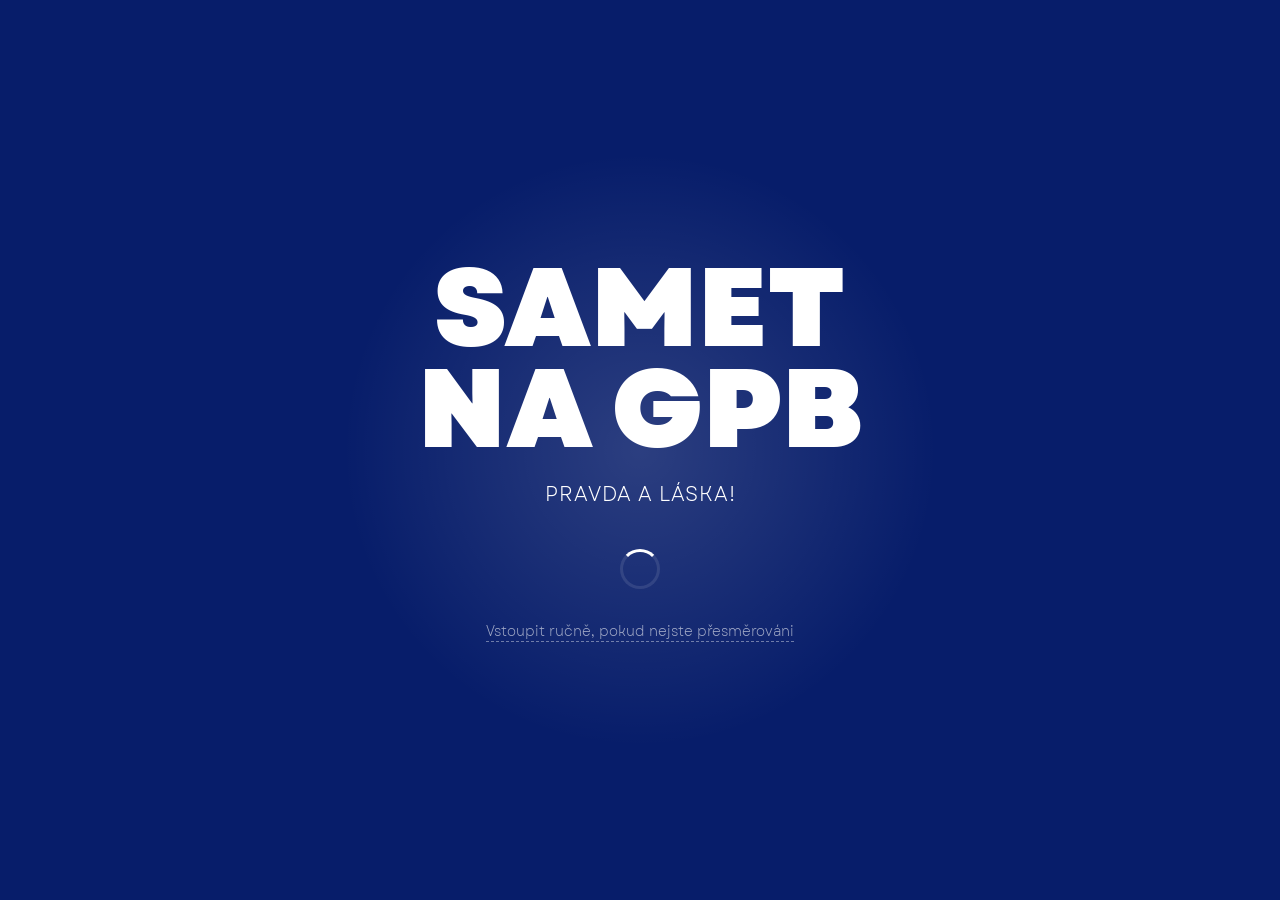
<file: index.html>
<!DOCTYPE html>
<html lang="cs">
<head>
    <meta charset="UTF-8">
    <meta name="viewport" content="width=device-width, initial-scale=1.0">
    <title>Samet na GPB</title>
    
    <style>
        @font-face {
            font-family: 'Garet';
            src: url('home/fonts/Garet-Book.ttf') format('truetype');
            font-weight: 400;
            font-style: normal;
        }

        @font-face {
            font-family: 'Garet';
            src: url('home/fonts/Garet-Heavy.ttf') format('truetype');
            font-weight: 700;
            font-style: normal;
        }

        :root {
            --primary-color: #071D6A;
            --text-color: #ffffff;
            --accent-glow: rgba(255, 255, 255, 0.15);
        }

        * {
            box-sizing: border-box;
            margin: 0;
            padding: 0;
        }

        body {
            background-color: var(--primary-color);
            color: var(--text-color);
            font-family: 'Garet', Arial, sans-serif;
            min-height: 100vh;
            display: flex;
            justify-content: center;
            align-items: center;
            overflow: hidden;
            position: relative;
        }

        .bg-glow {
            position: absolute;
            width: 600px;
            height: 600px;
            background: radial-gradient(circle, var(--accent-glow) 0%, rgba(7,29,106,0) 70%);
            top: 50%;
            left: 50%;
            transform: translate(-50%, -50%);
            z-index: 1;
            animation: pulseGlow 4s ease-in-out infinite alternate;
        }

        .container {
            text-align: center;
            z-index: 2;
            padding: 20px;
            max-width: 90%;
        }

        h1 {
            font-weight: 700;
            font-size: clamp(3.5rem, 10vw, 7rem);
            text-transform: uppercase;
            line-height: 0.9;
            margin-bottom: 20px;
            opacity: 0;
            transform: translateY(30px);
            animation: fadeInUp 1s cubic-bezier(0.2, 0.8, 0.2, 1) forwards;
        }

        p {
            font-size: clamp(1rem, 3vw, 1.25rem);
            font-weight: 400;
            letter-spacing: 0.05em;
            opacity: 0;
            transform: translateY(20px);
            animation: fadeInUp 1s cubic-bezier(0.2, 0.8, 0.2, 1) 0.3s forwards;
            margin-bottom: 40px;
        }

        .loader-container {
            display: flex;
            justify-content: center;
            align-items: center;
            margin-bottom: 30px;
            opacity: 0;
            animation: fadeIn 0.5s ease forwards 0.6s;
        }

        .loader {
            width: 40px;
            height: 40px;
            border: 3px solid rgba(255, 255, 255, 0.1);
            border-radius: 50%;
            border-top-color: #ffffff;
            animation: spin 1s ease-in-out infinite;
        }

        .manual-link {
            display: inline-block;
            color: rgba(255, 255, 255, 0.6);
            text-decoration: none;
            font-size: 0.85rem;
            border-bottom: 1px dashed rgba(255, 255, 255, 0.4);
            transition: color 0.3s, border-color 0.3s;
            opacity: 0;
            animation: fadeIn 0.5s ease forwards 1s;
        }

        .manual-link:hover {
            color: #ffffff;
            border-bottom-color: #ffffff;
        }

        /* Definice animací */
        @keyframes fadeInUp {
            to {
                opacity: 1;
                transform: translateY(0);
            }
        }

        @keyframes fadeIn {
            to {
                opacity: 1;
            }
        }

        @keyframes spin {
            to { transform: rotate(360deg); }
        }

        @keyframes pulseGlow {
            0% { transform: translate(-50%, -50%) scale(0.9); opacity: 0.8; }
            100% { transform: translate(-50%, -50%) scale(1.1); opacity: 1; }
        }
    </style>

    <script>
        setTimeout(function() {
            window.location.href = "./home/";
        }, 3000);
    </script>
</head>
<body>

    <div class="bg-glow"></div>

    <div class="container">
        <h1>Samet<br>na GPB</h1>
        <p>PRAVDA A LÁSKA!</p>
        
        <div class="loader-container">
            <div class="loader"></div>
        </div>

        <a href="./home/" class="manual-link">Vstoupit ručně, pokud nejste přesměrováni</a>
    </div>

</body>
</html>
</file>
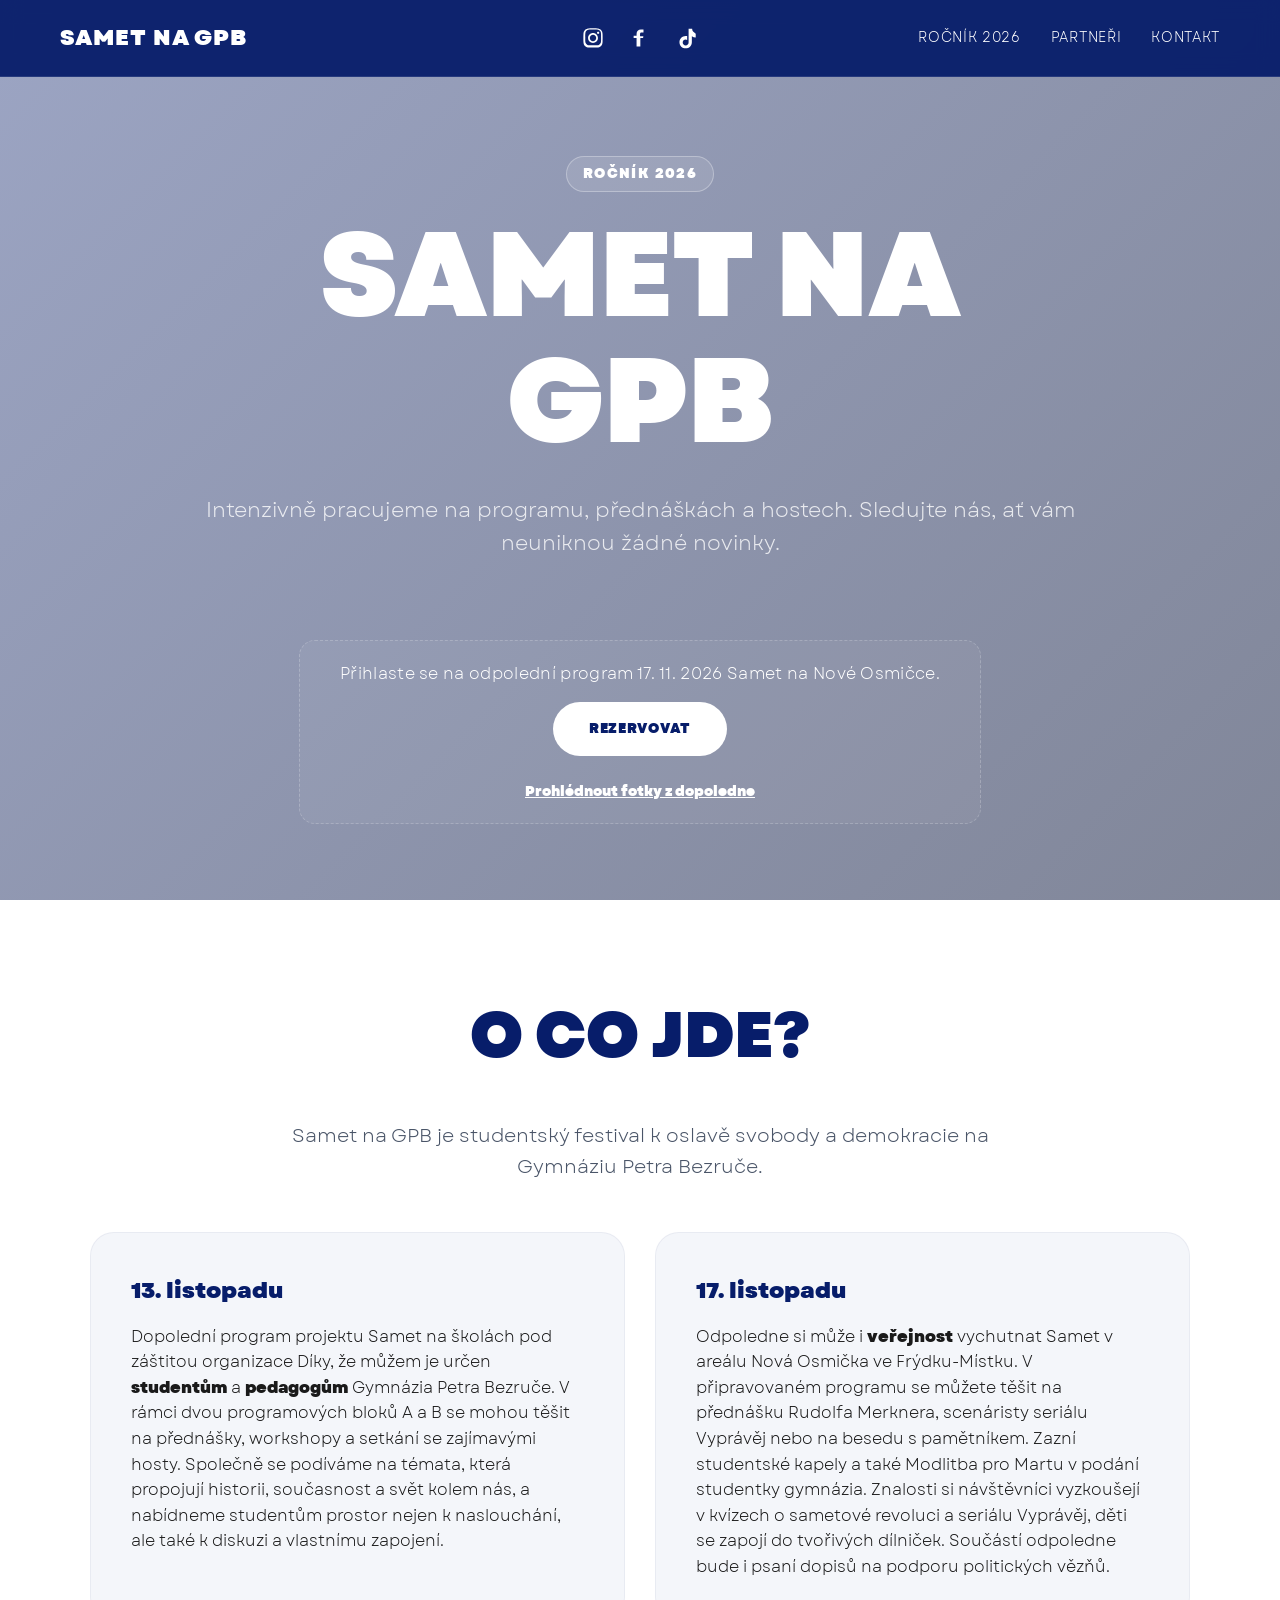
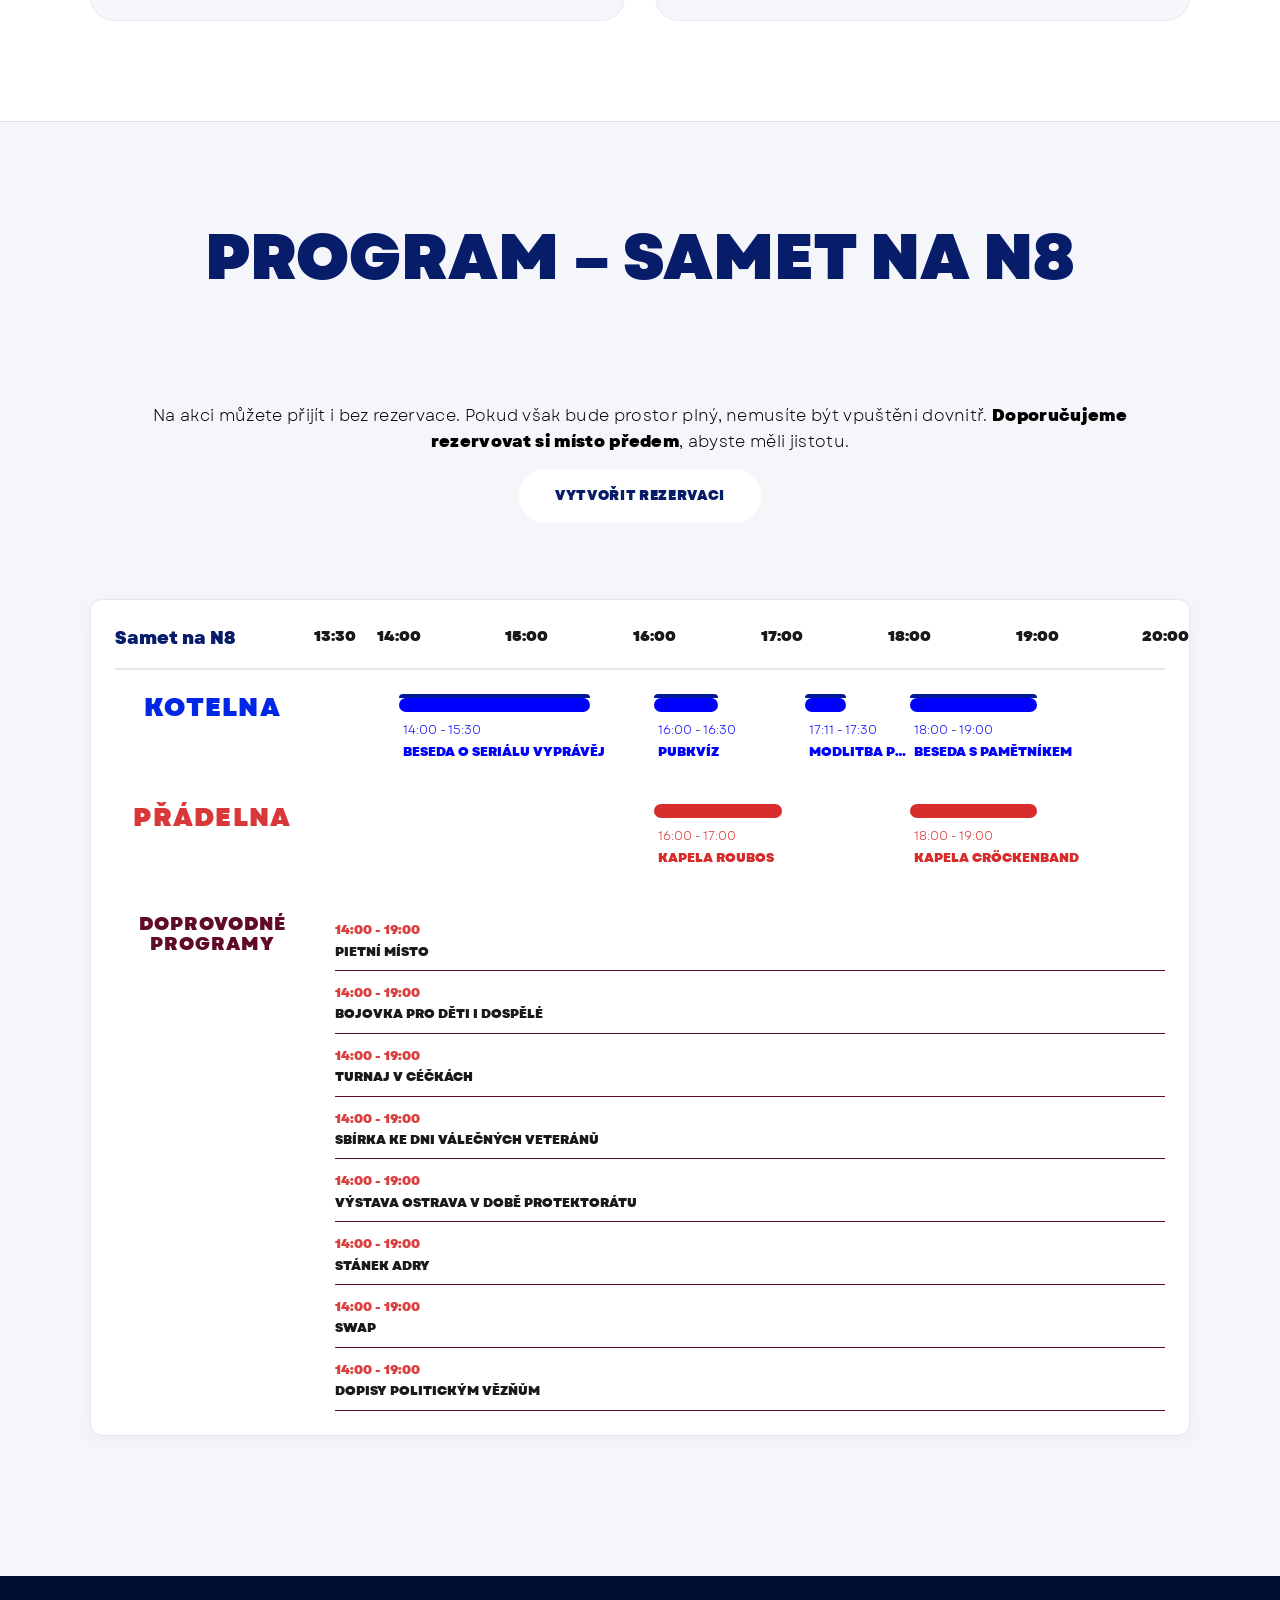
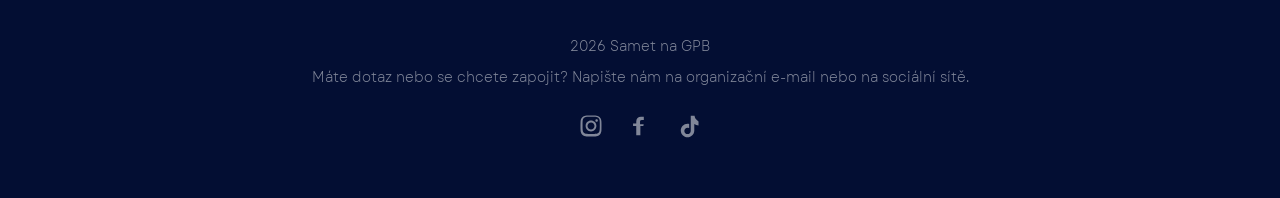
<file: home/index.html>
<!DOCTYPE html>
<html lang="cs">
<head>
    <meta charset="UTF-8">
    <meta name="viewport" content="width=device-width, initial-scale=1.0">
    <title>Samet na GPB | Připravujeme ročník 2026</title>
    <link rel="stylesheet" href="https://cloudflare.com">
    <link rel="stylesheet" href="style.css">
    <link rel="icon" href="logo.png" type="image/x-icon">
</head>
<body>
<!-- Dávám respekt -->
<nav class="navbar">
    <div class="nav-container">
        <a href="index.html" class="logo">SAMET NA GPB</a>
        
        <div class="nav-socials desktop-socials">
            <a href="https://www.instagram.com/sametnagpb" target="_blank" aria-label="Instagram">
                <svg viewBox="0 0 448 512"><path fill="currentColor" d="M224.1 141c-63.6 0-114.9 51.3-114.9 114.9s51.3 114.9 114.9 114.9S339 319.5 339 255.9 287.7 141 224.1 141zm0 189.6c-41.1 0-74.7-33.5-74.7-74.7s33.5-74.7 74.7-74.7 74.7 33.5 74.7 74.7-33.6 74.7-74.7 74.7zm146.4-194.3c0 14.9-12 26.8-26.8 26.8-14.9 0-26.8-12-26.8-26.8s12-26.8 26.8-26.8 26.8 12 26.8 26.8zm76.1 27.2c-1.7-35.9-9.9-67.7-36.2-93.9-26.2-26.2-58-34.4-93.9-36.2-37-2.1-147.9-2.1-184.9 0-35.8 1.7-67.6 9.9-93.9 36.1s-34.4 58-36.2 93.9c-2.1 37-2.1 147.9 0 184.9 1.7 35.9 9.9 67.7 36.2 93.9s58 34.4 93.9 36.2c37 2.1 147.9 2.1 184.9 0 35.9-1.7 67.7-9.9 93.9-36.2 26.2-26.2 34.4-58 36.2-93.9 2.1-37 2.1-147.8 0-184.8zM402.4 374.6c-7.8 19.6-22.9 34.7-42.6 42.6-29.5 11.7-99.5 9-132.1 9s-102.7 2.6-132.1-9c-19.6-7.8-34.7-22.9-42.6-42.6-11.7-29.5-9-99.5-9-132.1s-2.6-102.7 9-132.1c7.8-19.6 22.9-34.7 42.6-42.6 29.5-11.7 99.5-9 132.1-9s102.7-2.6 132.1 9c19.6 7.8 34.7 22.9 42.6 42.6 11.7 29.5 9 99.5 9 132.1s2.7 102.7-9 132.1z"/></svg>
            </a>
            <a href="https://www.facebook.com/people/Samet-na-GPB/61594609262624/" target="_blank" aria-label="Facebook">
                <svg viewBox="0 0 320 512"><path fill="currentColor" d="M80 299.3V256H12v-54.7h68v-40.5c0-67.1 41-103.7 100.8-103.7 28.7 0 53.3 2.1 60.4 3v70h-41.4c-32.5 0-38.9 15.5-38.9 38.1v49.9h77.7L231 256h-63.1v199.3H80z"/></svg>
            </a>
            <a href="https://www.tiktok.com/@sametnagpb" target="_blank" aria-label="TikTok">
                <svg viewBox="0 0 512 512"><path fill="currentColor" d="M412.19 118.66c-22.17-18-36-47-36.21-79.49h-82.68v321.05c0 38-30.73 68.79-68.51 68.79s-68.51-30.75-68.51-68.79c0-38 30.73-68.79 68.51-68.79a67.31 67.31 0 0 1 34.61 9.44V212.06c-11.16-2.52-22.75-3.83-34.61-3.83-79.62 0-144.17 64.67-144.17 144.47s64.55 144.47 144.17 144.47 144.17-64.67 144.17-144.47v-138c25.43 18.38 56.46 29.17 90 30.13v-85.9z"/></svg>
            </a>
        </div>

        <div class="nav-links desktop-menu">
            <a href="index.html#rocnik">Ročník 2026</a>
            <a href="sponzori.html">Partneři</a>
            <a href="kontakt.html">Kontakt</a>
        </div>

        <button class="menu-toggle" aria-label="Otevřít menu" onclick="toggleMenu()">
            <span></span>
            <span></span>
            <span></span>
        </button>
    </div>

    <div class="mobile-sidebar" id="mobileSidebar">
        <button class="close-toggle" onclick="toggleMenu()">&times;</button>
        
        <div class="sidebar-links">
            <a href="index.html#rocnik" onclick="toggleMenu()">Ročník 2026</a>
            <a href="sponzori.html" onclick="toggleMenu()">Partneři</a>
            <a href="kontakt.html" onclick="toggleMenu()">Kontakt</a>
        </div>
        
        <div class="sidebar-socials">
            <a href="https://www.instagram.com/sametnagpb" target="_blank">
                <svg viewBox="0 0 448 512"><path fill="currentColor" d="M224.1 141c-63.6 0-114.9 51.3-114.9 114.9s51.3 114.9 114.9 114.9S339 319.5 339 255.9 287.7 141 224.1 141zm0 189.6c-41.1 0-74.7-33.5-74.7-74.7s33.5-74.7 74.7-74.7 74.7 33.5 74.7 74.7-33.6 74.7-74.7 74.7zm146.4-194.3c0 14.9-12 26.8-26.8 26.8-14.9 0-26.8-12-26.8-26.8s12-26.8 26.8-26.8 26.8 12 26.8 26.8zm76.1 27.2c-1.7-35.9-9.9-67.7-36.2-93.9-26.2-26.2-58-34.4-93.9-36.2-37-2.1-147.9-2.1-184.9 0-35.8 1.7-67.6 9.9-93.9 36.1s-34.4 58-36.2 93.9c-2.1 37-2.1 147.9 0 184.9 1.7 35.9 9.9 67.7 36.2 93.9s58 34.4 93.9 36.2c37 2.1 147.9 2.1 184.9 0 35.9-1.7 67.7-9.9 93.9-36.2 26.2-26.2 34.4-58 36.2-93.9 2.1-37 2.1-147.8 0-184.8zM402.4 374.6c-7.8 19.6-22.9 34.7-42.6 42.6-29.5 11.7-99.5 9-132.1 9s-102.7 2.6-132.1-9c-19.6-7.8-34.7-22.9-42.6-42.6-11.7-29.5-9-99.5-9-132.1s-2.6-102.7 9-132.1c7.8-19.6 22.9-34.7 42.6-42.6 29.5-11.7 99.5-9 132.1-9s102.7-2.6 132.1 9c19.6 7.8 34.7 22.9 42.6 42.6 11.7 29.5 9 99.5 9 132.1s2.7 102.7-9 132.1z"/></svg>
            </a>
            <a href="https://www.facebook.com/people/Samet-na-GPB/61594609262624/" target="_blank">
                <svg viewBox="0 0 320 512"><path fill="currentColor" d="M80 299.3V256H12v-54.7h68v-40.5c0-67.1 41-103.7 100.8-103.7 28.7 0 53.3 2.1 60.4 3v70h-41.4c-32.5 0-38.9 15.5-38.9 38.1v49.9h77.7L231 256h-63.1v199.3H80z"/></svg>
            </a>
            <a href="https://www.tiktok.com/@sametnagpb" target="_blank">
                <svg viewBox="0 0 512 512"><path fill="currentColor" d="M412.19 118.66c-22.17-18-36-47-36.21-79.49h-82.68v321.05c0 38-30.73 68.79-68.51 68.79s-68.51-30.75-68.51-68.79c0-38 30.73-68.79 68.51-68.79a67.31 67.31 0 0 1 34.61 9.44V212.06c-11.16-2.52-22.75-3.83-34.61-3.83-79.62 0-144.17 64.67-144.17 144.47s64.55 144.47 144.17 144.47 144.17-64.67 144.17-144.47v-138c25.43 18.38 56.46 29.17 90 30.13v-85.9z"/></svg>
            </a>
        </div>
    </div>
    
    <div class="sidebar-overlay" id="sidebarOverlay" onclick="toggleMenu()"></div>
</nav>


    <header id="rocnik" class="hero">
        <div class="hero-bg-slideshow">
            <div class="slide" style="background-image: url('foto/1.jpg');"></div>
            <div class="slide" style="background-image: url('foto/2.jpg');"></div>
            <div class="slide" style="background-image: url('foto/3.jpg');"></div>
            <div class="slide" style="background-image: url('foto/4.jpg');"></div>
            <div class="slide" style="background-image: url('foto/5.jpg');"></div>
        </div>

<div class="hero-content">
    <span class="badge">Ročník 2026</span>
    <h1>SAMET NA GPB</h1>
    <p class="hero-subtitle">Intenzivně pracujeme na programu, přednáškách a hostech. Sledujte nás, ať vám neuniknou žádné novinky.</p>
    
    <div class="coming-soon-box">
        <p>Přihlaste se na odpolední program 17. 11. 2026 Samet na Nové Osmičce.</p>
        <a href="https://www.novaosmicka.cz/program/samet-na-nove-osmicce" class="btn" style="display: block; margin: 15px auto; width: max-content;">
            REZERVOVAT
        </a>
        
        <a href="https://eu.zonerama.com/leskafilip/Album/17298353" target="_blank" rel="noopener noreferrer" style="color: #ffffff; text-decoration: underline; font-size: 0.85rem; font-weight: bold; display: inline-block; margin-top: 10px;">
            Prohlédnout fotky z dopoledne
        </a>
    </div>
</div>

    </header>

    <main class="section info-section">
        <div class="container">
            <h2>O co jde?</h2>
            <p class="section-desc">Samet na GPB je studentský festival k oslavě svobody a demokracie na Gymnáziu Petra Bezruče.</p>
            
            <div class="grid-2">
                <div class="card">
                    <h3>13. listopadu</h3>
                    <p>Dopolední program projektu Samet na školách pod záštitou organizace Díky, že můžem je určen <b>studentům</b> a <b>pedagogům</b> Gymnázia Petra Bezruče. V rámci dvou programových bloků A a B se mohou těšit na přednášky, workshopy a setkání se zajímavými hosty. 
Společně se podíváme na témata, která propojují historii, současnost a svět kolem nás, a nabídneme studentům prostor nejen k naslouchání, ale také k diskuzi a vlastnímu zapojení.</p>
                </div>

                <div class="card">
                    <h3>17. listopadu</h3>
                    <p>Odpoledne si může i <b>veřejnost</b> vychutnat Samet v areálu Nová Osmička ve Frýdku-Místku. V připravovaném programu se můžete těšit na přednášku Rudolfa Merknera, scenáristy seriálu Vyprávěj nebo na besedu s pamětníkem. Zazní studentské kapely a také Modlitba pro Martu v podání studentky gymnázia. Znalosti si návštěvníci vyzkoušejí v kvízech o sametové revoluci a seriálu Vyprávěj, děti se zapojí do tvořivých dílniček. Součástí odpoledne bude i psaní dopisů na podporu politických vězňů.</p>
                </div>
            </div>
        </div>
    </main>

<section id="harmonogram-festivalu" class="section info-section" style="background-color: var(--light-bg); border-top: 1px solid rgba(7, 29, 106, 0.1);">
    <div class="container">
        <h2 style="text-align: center; color: var(--primary);">Program – Samet na N8</h2>

<div class="coming-soon-box">
<p style="color: black;">Na akci můžete přijít i bez rezervace. Pokud však bude prostor plný, nemusíte být vpuštěni dovnitř. <b>Doporučujeme rezervovat si místo předem</b>, abyste měli jistotu.</p>
        <a href="https://www.novaosmicka.cz/program/samet-na-nove-osmicce" class="btn" style="display: block; margin: 15px auto; width: max-content;">
            VYTVOŘIT REZERVACI
        </a>
    </div>

        
        <div class="samet-schedule-board">
            <div class="samet-timeline-header">
                <div class="corner-brand-label">Samet na N8</div>
                <div class="hour-grid-mark" style="--h-idx: 0;">13:30</div>
                <div class="hour-grid-mark" style="--h-idx: 0.5;">14:00</div>
                <div class="hour-grid-mark" style="--h-idx: 1.5;">15:00</div>
                <div class="hour-grid-mark" style="--h-idx: 2.5;">16:00</div>
                <div class="hour-grid-mark" style="--h-idx: 3.5;">17:00</div>
                <div class="hour-grid-mark" style="--h-idx: 4.5;">18:00</div>
                <div class="hour-grid-mark" style="--h-idx: 5.5;">19:00</div>
                <div class="hour-grid-mark" style="--h-idx: 6.5;">20:00</div>
            </div>

            <div class="samet-schedule-body">
                <div class="samet-row" data-room="KOTELNA">
                    <div class="room-vertical-title color-kotelna">KOTELNA</div>
                    <div class="room-events-track"></div>
                </div>

                <div class="samet-row" data-room="PŘÁDELNA">
                    <div class="room-vertical-title color-pradelna">PŘÁDELNA</div>
                    <div class="room-events-track"></div>
                </div>

                <div class="samet-row row-doprovodne-stacked" data-room="DOPROVODNÉ PROGRAMY">
                    <div class="room-vertical-title color-doprovodne">DOPROVODNÉ PROGRAMY</div>
                    <div class="room-events-track doprovodne-vertical-list"></div>
                </div>
            </div>
        </div>
    </div>
</section>

<div id="samet-event-bubble" class="samet-popup-bubble" style="display: none;">
    <span class="popup-bubble-close">&times;</span>
    <div class="popup-bubble-time"></div>
    <h4 class="popup-bubble-title"></h4>
    <p class="popup-bubble-desc"></p>
</div>

<script>
document.addEventListener("DOMContentLoaded", () => {
    const bubble = document.getElementById("samet-event-bubble");
    const START_H = 13.5;
    const TOTAL_H = 6.5;

    function getTimelinePosition(hour, minute) {
        const absoluteHours = hour + (minute / 60);
        const relativeHours = absoluteHours - START_H;
        return (relativeHours / TOTAL_H) * 100;
    }

    fetch('anotace.txt')
        .then(res => {
            if (!res.ok) throw new Error('Nelze načíst soubor anotace.txt.');
            return res.text();
        })
        .then(rawText => {
            const events = [];
            const regexBlocks = /\{([\s\(\S\)]*?)\}/g;
            let matchBlock;
            
            while ((matchBlock = regexBlocks.exec(rawText)) !== null) {
                try {
                    const cleanBlock = matchBlock[1];
                    if (!cleanBlock.trim()) continue;

                    const nazevM = cleanBlock.match(/nazev\s*:\s*["']([^"']+)["']/);
                    const barvaM = cleanBlock.match(/barva\s*:\s*["']([^"']+)["']/);
                    const odHodM = cleanBlock.match(/odHod\s*:\s*(\d+)/);
                    const odMinM = cleanBlock.match(/odMin\s*:\s*(\d+)/);
                    const doHodM = cleanBlock.match(/doHod\s*:\s*(\d+)/);
                    const doMinM = cleanBlock.match(/doMin\s*:\s*(\d+)/);
                    const popisM = cleanBlock.match(/popis\s*:\s*["']([\s\(\S\)]*?)["']\s*\$/) || cleanBlock.match(/popis\s*:\s*["']([\s\(\S\)]*?)["']/);

                    if (nazevM && barvaM && odHodM) {
                        events.push({
                            nazev: nazevM[1].trim(),
                            barva: barvaM[1].trim(),
                            odHod: parseInt(odHodM[1], 10),
                            odMin: odMinM ? parseInt(odMinM[1], 10) : 0,
                            doHod: doHodM ? parseInt(doHodM[1], 10) : 0,
                            doMin: doMinM ? parseInt(doMinM[1], 10) : 0,
                            popis: popisM ? popisM[1].trim() : "",
                            absoluteStart: parseInt(odHodM[1], 10) * 60 + (odMinM ? parseInt(odMinM[1], 10) : 0)
                        });
                    }
                } catch (e) {
                    console.error("Chyba parsování bloku: ", e);
                }
            }

            const roomsData = { "KOTELNA": [], "PŘÁDELNA": [], "DOPROVODNÉ PROGRAMY": [] };

            events.forEach(event => {
                let targetRoom = "DOPROVODNÉ PROGRAMY";
                const upperName = event.nazev.toUpperCase();
                const cleanColor = event.barva.toUpperCase().trim();
                
                if (cleanColor === "#0000FF") {
                    targetRoom = "KOTELNA";
                } else if (cleanColor === "#D82C2C") {
                    targetRoom = "PŘÁDELNA";
                }
                event.computedRoom = targetRoom;
                roomsData[targetRoom].push(event);
            });

            Object.keys(roomsData).forEach(room => {
                roomsData[room].sort((a, b) => a.absoluteStart - b.absoluteStart);
            });

            events.forEach(event => {
                const targetRoom = event.computedRoom;
                const track = document.querySelector(`.samet-row[data-room="${targetRoom}"] .room-events-track`);
                if (!track) return;

                const formatMin = (m) => String(m).padStart(2, '0');
                const timeLabel = `${event.odHod}:${formatMin(event.odMin)} - ${event.doHod}:${formatMin(event.doMin)}`;

                const eventNode = document.createElement('div');
                eventNode.className = `samet-event-node room-${targetRoom.toLowerCase().replace(/[^a-z]/g, '')}`;
                
                if (targetRoom !== "DOPROVODNÉ PROGRAMY") {
                    const startPercent = getTimelinePosition(event.odHod, event.odMin);
                    const endPercent = getTimelinePosition(event.doHod, event.doMin);
                    
                    eventNode.style.left = `${startPercent}%`;
                    eventNode.style.width = `${endPercent - startPercent}%`;

                    const currentRoomEvents = roomsData[targetRoom];
                    const currentIndex = currentRoomEvents.indexOf(event);
                    let nextEventStartPercent = 100;

                    if (currentIndex !== -1 && currentIndex < currentRoomEvents.length - 1) {
                        const nextEvent = currentRoomEvents[currentIndex + 1];
                        nextEventStartPercent = getTimelinePosition(nextEvent.odHod, nextEvent.odMin);
                    }

                    const maxTextWidthPercent = nextEventStartPercent - startPercent;
                    
                    const widthRatio = (maxTextWidthPercent / (endPercent - startPercent)) * 100;

                    let titleHTML = `<div class="node-title-text" style="color: ${event.barva};">${event.nazev}</div>`;
                    if (event.nazev.toLowerCase().includes("zpívá") || event.nazev.toLowerCase().includes("zpjvá")) {
                        const parts = event.nazev.split(/(?=zpívá|zpjvá)/i);
                        titleHTML = `<div class="node-title-text" style="color: ${event.barva};">${parts[0].trim()}</div>
                                     <div class="node-subtitle-text" style="color: ${event.barva};">${parts[1] ? parts[1].trim() : ''}</div>`;
                    } else if (event.nazev.toLowerCase().includes("jaromír polášek")) {
                        const parts = event.nazev.split(/(?=jaromír)/i);
                        titleHTML = `<div class="node-title-text" style="color: ${event.barva};">${parts[0].trim()}</div>
                                     <div class="node-subtitle-text" style="color: ${event.barva};">${parts[1] ? parts[1].trim() : ''}</div>`;
                    } else if (event.nazev.toLowerCase().includes("rudolf merkner")) {
                        const parts = event.nazev.split(/(?=rudolf)/i);
                        titleHTML = `<div class="node-title-text" style="color: ${event.barva};">${parts[0].trim()}</div>
                                     <div class="node-subtitle-text" style="color: ${event.barva};">${parts[1] ? parts[1].trim() : ''}</div>`;
                    }

                    eventNode.innerHTML = `
                        <div class="node-top-bar" style="background-color: ${event.barva};"></div>
                        <div class="node-text-container" style="width: ${widthRatio}%; max-width: ${widthRatio}%;">
                            <div class="node-time-stamp" style="color: ${event.barva};">${timeLabel}</div>
                            ${titleHTML}
                        </div>
                    `;
                } else {
                    eventNode.style.borderColor = event.barva;
                    eventNode.innerHTML = `
                        <div class="node-time-stamp">${timeLabel}</div>
                        <div class="node-title-text">${event.nazev}</div>
                    `;
                }

                eventNode.dataset.title = event.nazev;
                eventNode.dataset.time = `${timeLabel} (${targetRoom})`;
                eventNode.dataset.desc = event.popis;
                eventNode.dataset.color = event.barva;

                eventNode.addEventListener('click', (e) => {
                    e.stopPropagation();
                    bubble.querySelector('.popup-bubble-time').textContent = eventNode.dataset.time;
                    bubble.querySelector('.popup-bubble-title').textContent = eventNode.dataset.title;
                    bubble.querySelector('.popup-bubble-title').style.color = eventNode.dataset.color;
                    bubble.querySelector('.popup-bubble-desc').textContent = eventNode.dataset.desc;
                    
                    bubble.style.display = 'block';

                    const nodeRect = eventNode.getBoundingClientRect();
                    bubble.style.top = `${window.scrollY + nodeRect.bottom + 8}px`;
                    bubble.style.left = `${Math.min(window.innerWidth - 310, Math.max(15, nodeRect.left + (nodeRect.width / 2) - 145))}px`;
                });

                track.appendChild(eventNode);
            });
        })
        .catch(error => console.error('Chyba harmonogramu:', error));

    bubble.querySelector('.popup-bubble-close').addEventListener('click', () => bubble.style.display = 'none');
    document.addEventListener('click', () => bubble.style.display = 'none');
    bubble.addEventListener('click', (e) => e.stopPropagation());
});
</script>

    <footer id="kontakt">
        <div class="container">
            <p>2026 Samet na GPB</p>
            <p>Máte dotaz nebo se chcete zapojit? Napište nám na organizační e-mail nebo na sociální sítě.</p>
            
            <div class="footer-socials">
                <a href="https://www.instagram.com/sametnagpb" target="_blank" aria-label="Instagram">
                    <svg xmlns="http://w3.org" viewBox="0 0 448 512"><path fill="currentColor" d="M224.1 141c-63.6 0-114.9 51.3-114.9 114.9s51.3 114.9 114.9 114.9S339 319.5 339 255.9 287.7 141 224.1 141zm0 189.6c-41.1 0-74.7-33.5-74.7-74.7s33.5-74.7 74.7-74.7 74.7 33.5 74.7 74.7-33.6 74.7-74.7 74.7zm146.4-194.3c0 14.9-12 26.8-26.8 26.8-14.9 0-26.8-12-26.8-26.8s12-26.8 26.8-26.8 26.8 12 26.8 26.8zm76.1 27.2c-1.7-35.9-9.9-67.7-36.2-93.9-26.2-26.2-58-34.4-93.9-36.2-37-2.1-147.9-2.1-184.9 0-35.8 1.7-67.6 9.9-93.9 36.1s-34.4 58-36.2 93.9c-2.1 37-2.1 147.9 0 184.9 1.7 35.9 9.9 67.7 36.2 93.9s58 34.4 93.9 36.2c37 2.1 147.9 2.1 184.9 0 35.9-1.7 67.7-9.9 93.9-36.2 26.2-26.2 34.4-58 36.2-93.9 2.1-37 2.1-147.8 0-184.8zM402.4 374.6c-7.8 19.6-22.9 34.7-42.6 42.6-29.5 11.7-99.5 9-132.1 9s-102.7 2.6-132.1-9c-19.6-7.8-34.7-22.9-42.6-42.6-11.7-29.5-9-99.5-9-132.1s-2.6-102.7 9-132.1c7.8-19.6 22.9-34.7 42.6-42.6 29.5-11.7 99.5-9 132.1-9s102.7-2.6 132.1 9c19.6 7.8 34.7 22.9 42.6 42.6 11.7 29.5 9 99.5 9 132.1s2.7 102.7-9 132.1z"/></svg>
                </a>
                <a href="https://www.facebook.com/people/Samet-na-GPB/61594609262624/" target="_blank" aria-label="Facebook">
                    <svg xmlns="http://w3.org" viewBox="0 0 320 512"><path fill="currentColor" d="M80 299.3V256H12v-54.7h68v-40.5c0-67.1 41-103.7 100.8-103.7 28.7 0 53.3 2.1 60.4 3v70h-41.4c-32.5 0-38.9 15.5-38.9 38.1v49.9h77.7L231 256h-63.1v199.3H80z"/></svg>
                </a>
                <a href="https://www.tiktok.com/@sametnagpb" target="_blank" aria-label="TikTok">
                    <svg xmlns="http://w3.org" viewBox="0 0 512 512"><path fill="currentColor" d="M412.19 118.66c-22.17-18-36-47-36.21-79.49h-82.68v321.05c0 38-30.73 68.79-68.51 68.79s-68.51-30.75-68.51-68.79c0-38 30.73-68.79 68.51-68.79a67.31 67.31 0 0 1 34.61 9.44V212.06c-11.16-2.52-22.75-3.83-34.61-3.83-79.62 0-144.17 64.67-144.17 144.47s64.55 144.47 144.17 144.47 144.17-64.67 144.17-144.47v-138c25.43 18.38 56.46 29.17 90 30.13v-85.9z"/></svg>
                </a>
            </div>
        </div>
    </footer>

    <script>
        function toggleMenu() {
            const sidebar = document.getElementById('mobileSidebar');
            const overlay = document.getElementById('sidebarOverlay');
            
            sidebar.classList.toggle('active');
            overlay.classList.toggle('active');
        }
    </script>
</body>
</html>
</file>
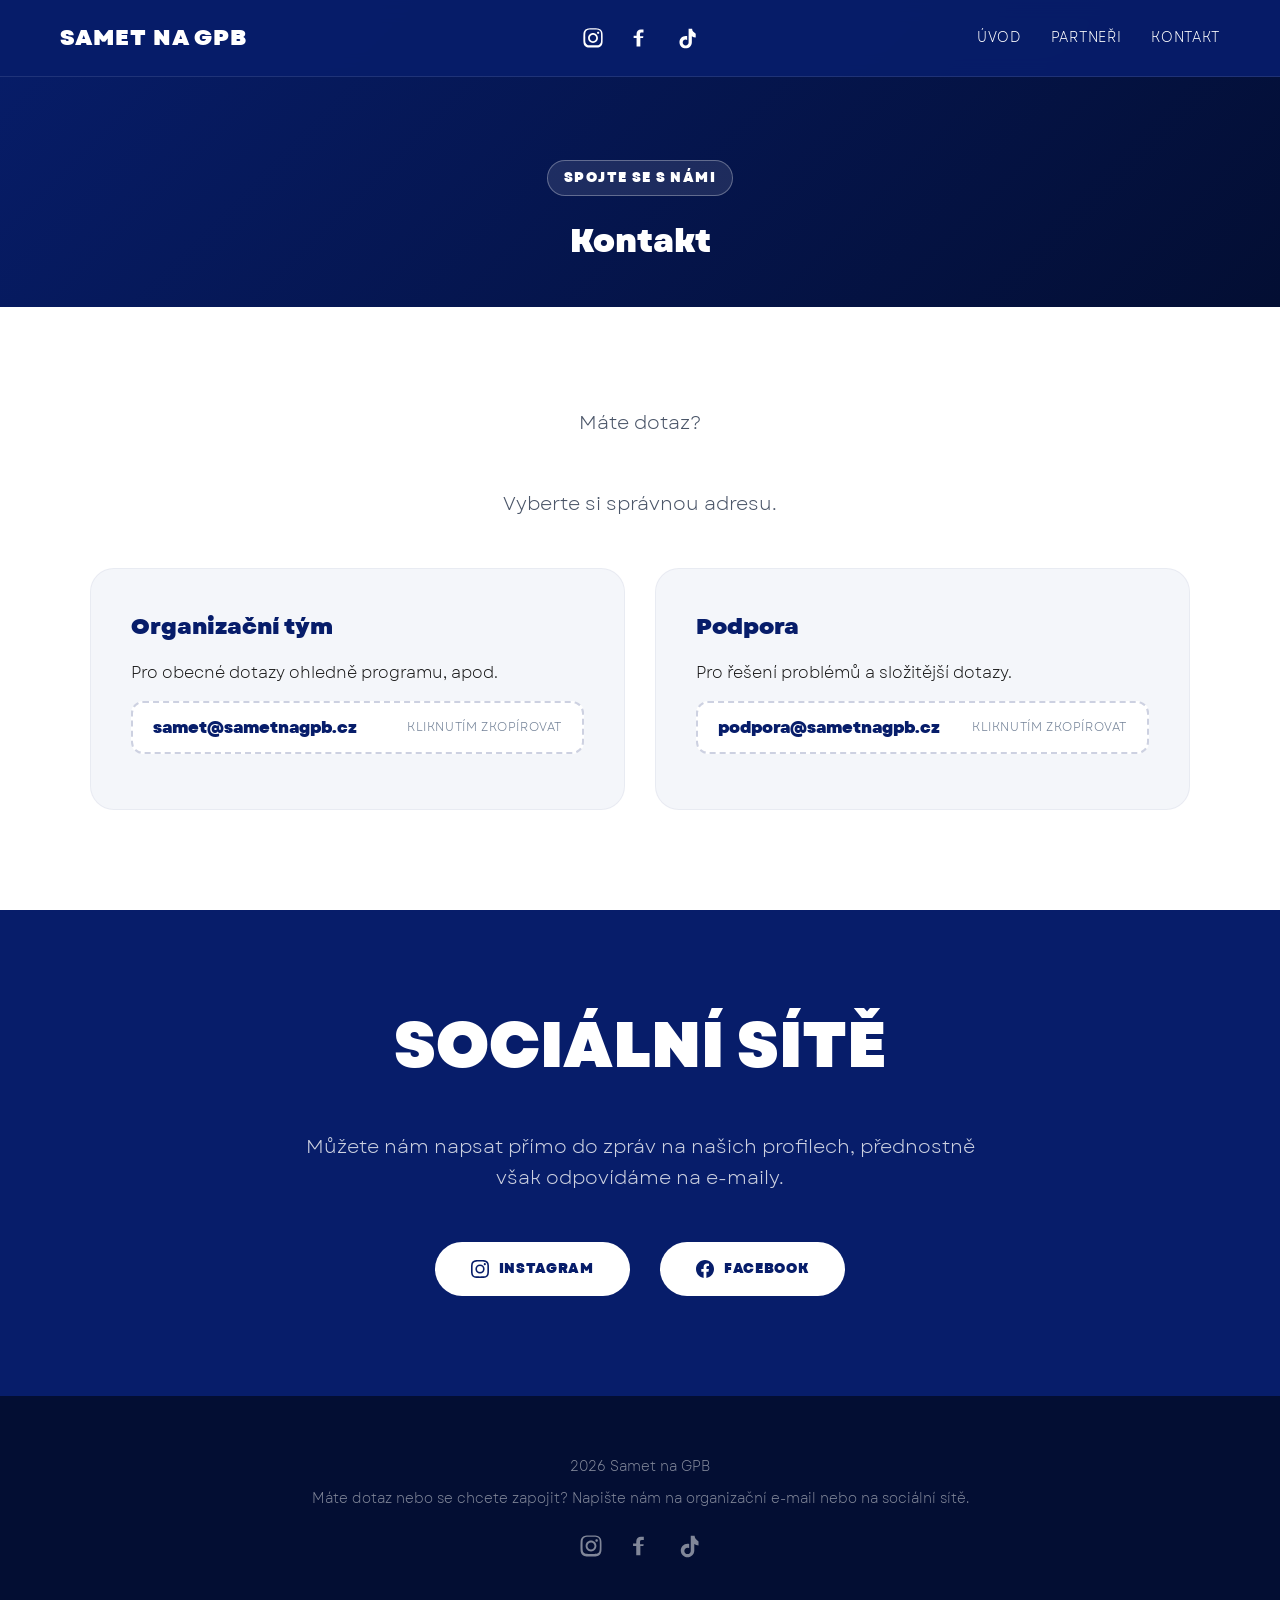
<file: home/kontakt.html>
<!DOCTYPE html>
<html lang="cs">
<head>
    <meta charset="UTF-8">
    <meta name="viewport" content="width=device-width, initial-scale=1.0">
    <title>Kontakt | Samet na GPB</title>
    <link rel="stylesheet" href="style.css">
    <link rel="icon" href="logo.png" type="image/x-icon">
    
    <style>
        .page-header {
            padding-top: 160px;
            padding-bottom: 40px;
            text-align: center;
            background: linear-gradient(135deg, #071D6A 0%, #030e33 100%);
            color: var(--white);
        }
        .email-box {
            background: #ffffff;
            border: 2px dashed rgba(7, 29, 106, 0.2);
            padding: 12px 20px;
            border-radius: 12px;
            margin: 15px 0;
            cursor: pointer;
            display: flex;
            justify-content: space-between;
            align-items: center;
            font-weight: 700;
            color: var(--primary);
            transition: var(--transition);
            position: relative;
        }
        .email-box:hover {
            border-color: var(--primary);
            background: rgba(7, 29, 106, 0.02);
            transform: scale(1.02);
        }
        .copy-hint {
            font-size: 0.75rem;
            text-transform: uppercase;
            color: #718096;
            font-weight: 400;
            letter-spacing: 0.05em;
        }
        .copy-toast {
            position: absolute;
            top: -35px;
            left: 50%;
            transform: translateX(-50%);
            background: #28a745;
            color: white;
            padding: 5px 12px;
            font-size: 0.8rem;
            border-radius: 6px;
            opacity: 0;
            transition: opacity 0.3s ease;
            pointer-events: none;
        }
        .copy-toast.show {
            opacity: 1;
        }
        .socials-inline {
            display: flex;
            gap: 20px;
            margin-top: 20px;
        }
        .socials-inline a {
            display: flex;
            align-items: center;
            gap: 8px;
            color: var(--primary);
            text-decoration: none;
            font-weight: 700;
            transition: var(--transition);
        }
        .socials-inline a:hover {
            opacity: 0.7;
            transform: translateY(-2px);
        }
        .socials-inline svg {
            width: 20px;
            height: 20px;
            fill: currentColor;
        }
    </style>
</head>
<body>

        <nav class="navbar">
    <div class="nav-container">
        <a href="index.html" class="logo">SAMET NA GPB</a>
        
        <div class="nav-socials desktop-socials">
            <a href="https://www.instagram.com/sametnagpb" target="_blank" aria-label="Instagram">
                <svg viewBox="0 0 448 512"><path fill="currentColor" d="M224.1 141c-63.6 0-114.9 51.3-114.9 114.9s51.3 114.9 114.9 114.9S339 319.5 339 255.9 287.7 141 224.1 141zm0 189.6c-41.1 0-74.7-33.5-74.7-74.7s33.5-74.7 74.7-74.7 74.7 33.5 74.7 74.7-33.6 74.7-74.7 74.7zm146.4-194.3c0 14.9-12 26.8-26.8 26.8-14.9 0-26.8-12-26.8-26.8s12-26.8 26.8-26.8 26.8 12 26.8 26.8zm76.1 27.2c-1.7-35.9-9.9-67.7-36.2-93.9-26.2-26.2-58-34.4-93.9-36.2-37-2.1-147.9-2.1-184.9 0-35.8 1.7-67.6 9.9-93.9 36.1s-34.4 58-36.2 93.9c-2.1 37-2.1 147.9 0 184.9 1.7 35.9 9.9 67.7 36.2 93.9s58 34.4 93.9 36.2c37 2.1 147.9 2.1 184.9 0 35.9-1.7 67.7-9.9 93.9-36.2 26.2-26.2 34.4-58 36.2-93.9 2.1-37 2.1-147.8 0-184.8zM402.4 374.6c-7.8 19.6-22.9 34.7-42.6 42.6-29.5 11.7-99.5 9-132.1 9s-102.7 2.6-132.1-9c-19.6-7.8-34.7-22.9-42.6-42.6-11.7-29.5-9-99.5-9-132.1s-2.6-102.7 9-132.1c7.8-19.6 22.9-34.7 42.6-42.6 29.5-11.7 99.5-9 132.1-9s102.7-2.6 132.1 9c19.6 7.8 34.7 22.9 42.6 42.6 11.7 29.5 9 99.5 9 132.1s2.7 102.7-9 132.1z"/></svg>
            </a>
            <a href="https://www.facebook.com/people/Samet-na-GPB/61594609262624/" target="_blank" aria-label="Facebook">
                <svg viewBox="0 0 320 512"><path fill="currentColor" d="M80 299.3V256H12v-54.7h68v-40.5c0-67.1 41-103.7 100.8-103.7 28.7 0 53.3 2.1 60.4 3v70h-41.4c-32.5 0-38.9 15.5-38.9 38.1v49.9h77.7L231 256h-63.1v199.3H80z"/></svg>
            </a>
            <a href="https://www.tiktok.com/@sametnagpb" target="_blank" aria-label="TikTok">
                <svg viewBox="0 0 512 512"><path fill="currentColor" d="M412.19 118.66c-22.17-18-36-47-36.21-79.49h-82.68v321.05c0 38-30.73 68.79-68.51 68.79s-68.51-30.75-68.51-68.79c0-38 30.73-68.79 68.51-68.79a67.31 67.31 0 0 1 34.61 9.44V212.06c-11.16-2.52-22.75-3.83-34.61-3.83-79.62 0-144.17 64.67-144.17 144.47s64.55 144.47 144.17 144.47 144.17-64.67 144.17-144.47v-138c25.43 18.38 56.46 29.17 90 30.13v-85.9z"/></svg>
            </a>
        </div>

        <div class="nav-links desktop-menu">
            <a href="index.html">Úvod</a>
            <a href="sponzori.html">Partneři</a>
            <a href="kontakt.html">Kontakt</a>
        </div>

        <button class="menu-toggle" aria-label="Otevřít menu" onclick="toggleMenu()">
            <span></span>
            <span></span>
            <span></span>
        </button>
    </div>

    <div class="mobile-sidebar" id="mobileSidebar">
        <button class="close-toggle" onclick="toggleMenu()">&times;</button>
        
        <div class="sidebar-links">
            <a href="index.html" onclick="toggleMenu()">Úvod</a>
            <a href="sponzori.html" onclick="toggleMenu()">Partneři</a>
            <a href="kontakt.html" onclick="toggleMenu()">Kontakt</a>
        </div>
        
        <div class="sidebar-socials">
            <a href="https://www.instagram.com/sametnagpb" target="_blank">
                <svg viewBox="0 0 448 512"><path fill="currentColor" d="M224.1 141c-63.6 0-114.9 51.3-114.9 114.9s51.3 114.9 114.9 114.9S339 319.5 339 255.9 287.7 141 224.1 141zm0 189.6c-41.1 0-74.7-33.5-74.7-74.7s33.5-74.7 74.7-74.7 74.7 33.5 74.7 74.7-33.6 74.7-74.7 74.7zm146.4-194.3c0 14.9-12 26.8-26.8 26.8-14.9 0-26.8-12-26.8-26.8s12-26.8 26.8-26.8 26.8 12 26.8 26.8zm76.1 27.2c-1.7-35.9-9.9-67.7-36.2-93.9-26.2-26.2-58-34.4-93.9-36.2-37-2.1-147.9-2.1-184.9 0-35.8 1.7-67.6 9.9-93.9 36.1s-34.4 58-36.2 93.9c-2.1 37-2.1 147.9 0 184.9 1.7 35.9 9.9 67.7 36.2 93.9s58 34.4 93.9 36.2c37 2.1 147.9 2.1 184.9 0 35.9-1.7 67.7-9.9 93.9-36.2 26.2-26.2 34.4-58 36.2-93.9 2.1-37 2.1-147.8 0-184.8zM402.4 374.6c-7.8 19.6-22.9 34.7-42.6 42.6-29.5 11.7-99.5 9-132.1 9s-102.7 2.6-132.1-9c-19.6-7.8-34.7-22.9-42.6-42.6-11.7-29.5-9-99.5-9-132.1s-2.6-102.7 9-132.1c7.8-19.6 22.9-34.7 42.6-42.6 29.5-11.7 99.5-9 132.1-9s102.7-2.6 132.1 9c19.6 7.8 34.7 22.9 42.6 42.6 11.7 29.5 9 99.5 9 132.1s2.7 102.7-9 132.1z"/></svg>
            </a>
            <a href="https://www.facebook.com/people/Samet-na-GPB/61594609262624/" target="_blank">
                <svg viewBox="0 0 320 512"><path fill="currentColor" d="M80 299.3V256H12v-54.7h68v-40.5c0-67.1 41-103.7 100.8-103.7 28.7 0 53.3 2.1 60.4 3v70h-41.4c-32.5 0-38.9 15.5-38.9 38.1v49.9h77.7L231 256h-63.1v199.3H80z"/></svg>
            </a>
            <a href="https://www.tiktok.com/@sametnagpb" target="_blank">
                <svg viewBox="0 0 512 512"><path fill="currentColor" d="M412.19 118.66c-22.17-18-36-47-36.21-79.49h-82.68v321.05c0 38-30.73 68.79-68.51 68.79s-68.51-30.75-68.51-68.79c0-38 30.73-68.79 68.51-68.79a67.31 67.31 0 0 1 34.61 9.44V212.06c-11.16-2.52-22.75-3.83-34.61-3.83-79.62 0-144.17 64.67-144.17 144.47s64.55 144.47 144.17 144.47 144.17-64.67 144.17-144.47v-138c25.43 18.38 56.46 29.17 90 30.13v-85.9z"/></svg>
            </a>
        </div>
    </div>
    
    <div class="sidebar-overlay" id="sidebarOverlay" onclick="toggleMenu()"></div>
</nav>

    <header class="page-header">
        <div class="container">
            <span class="badge">Spojte se s námi</span>
            <h1>Kontakt</h1>
        </div>
    </header>

    <main class="section info-section">
        <div class="container">
            <p class="section-desc">Máte dotaz?</p>
<p class="section-desc">Vyberte si správnou adresu.</p>
            
            <div class="grid-2" style="margin-top: 40px;">
                
                <div class="card">
                    <h3>Organizační tým</h3>
                    <p>Pro obecné dotazy ohledně programu, apod.</p>
                    
                    <div class="email-box" onclick="copyEmail(this, 'samet@sametnagpb.cz')">
                        <span class="email-text">samet@sametnagpb.cz</span>
                        <span class="copy-hint">Kliknutím zkopírovat</span>
                        <div class="copy-toast">Zkopírováno!</div>
                    </div>
                </div>

                <div class="card">
                    <h3>Podpora</h3>
                    <p>Pro řešení problémů a složitější dotazy.</p>
                    
                    <div class="email-box" onclick="copyEmail(this, 'podpora@sametnagpb.cz')">
                        <span class="email-text">podpora@sametnagpb.cz</span>
                        <span class="copy-hint">Kliknutím zkopírovat</span>
                        <div class="copy-toast">Zkopírováno!</div>
                    </div>
                </div>
            </div>
        </div>
    </main>

    <section class="section dark-section" style="text-align: center;">
        <div class="container">
            <h2>Sociální sítě</h2>
            <p class="section-desc" style="color: rgba(255,255,255,0.8);">Můžete nám napsat přímo do zpráv na našich profilech, přednostně však odpovídáme na e-maily.</p>
            
            <div style="display: flex; justify-content: center; gap: 30px; margin-top: 30px;">
                <a href="https://www.instagram.com/sametnagpb" target="_blank" rel="noopener" class="btn" style="display: flex; align-items: center; gap: 10px;">
                    <svg style="width: 18px; height: 18px; fill: currentColor;" viewBox="0 0 24 24"><path d="M12 2.163c3.204 0 3.584.012 4.85.07 3.252.148 4.771 1.691 4.919 4.919.058 1.265.069 1.645.069 4.849 0 3.205-.012 3.584-.069 4.849-.149 3.225-1.664 4.771-4.919 4.919-1.266.058-1.644.07-4.85.07-3.204 0-3.584-.012-4.849-.07-3.26-.149-4.771-1.699-4.919-4.92-.058-1.265-.07-1.644-.07-4.849 0-3.204.013-3.583.07-4.849.149-3.227 1.664-4.771 4.919-4.919 1.266-.057 1.645-.069 4.849-.069zM12 0C8.741 0 8.333.014 7.053.072 2.695.272.273 2.69.073 7.051.014 8.333 0 8.741 0 12c0 3.259.014 3.668.072 4.948.2 4.358 2.618 6.78 6.98 6.98 1.281.058 1.689.072 4.948.072 3.259 0 3.668-.014 4.948-.072 4.354-.2 6.782-2.618 6.979-6.98.059-1.28.073-1.689.073-4.948 0-3.259-.014-3.667-.072-4.947-.196-4.354-2.617-6.78-6.979-6.98C15.668.014 15.259 0 12 0zm0 5.838a6.162 6.162 0 1 0 0 12.324 6.162 6.162 0 0 0 0-12.324zM12 16a4 4 0 1 1 0-8 4 4 0 0 1 0 8zm6.406-11.845a1.44 1.44 0 1 0 0 2.881 1.44 1.44 0 0 0 0-2.881z"/></svg>
                    Instagram
                </a>
                <a href="https://www.facebook.com/people/Samet-na-GPB/61594609262624/" target="_blank" rel="noopener" class="btn" style="display: flex; align-items: center; gap: 10px;">
                    <svg style="width: 18px; height: 18px; fill: currentColor;" viewBox="0 0 24 24"><path d="M24 12.073c0-6.627-5.373-12-12-12s-12 5.373-12 12c0 5.99 4.388 10.954 10.125 11.854v-8.385H7.078v-3.47h3.047V9.43c0-3.007 1.792-4.669 4.533-4.669 1.312 0 2.686.235 2.686.235v2.953H15.83c-1.491 0-1.956.925-1.956 1.874v2.25h3.328l-.532 3.47h-2.796v8.385C19.612 23.027 24 18.062 24 12.073z"/></svg>
                    Facebook
                </a>
            </div>
        </div>
    </section>

    <footer id="kontakt">
        <div class="container">
            <p>2026 Samet na GPB</p>
            <p>Máte dotaz nebo se chcete zapojit? Napište nám na organizační e-mail nebo na sociální sítě.</p>
            
            <div class="footer-socials">
                <a href="https://www.instagram.com/sametnagpb" target="_blank" aria-label="Instagram">
                    <svg xmlns="http://w3.org" viewBox="0 0 448 512"><path fill="currentColor" d="M224.1 141c-63.6 0-114.9 51.3-114.9 114.9s51.3 114.9 114.9 114.9S339 319.5 339 255.9 287.7 141 224.1 141zm0 189.6c-41.1 0-74.7-33.5-74.7-74.7s33.5-74.7 74.7-74.7 74.7 33.5 74.7 74.7-33.6 74.7-74.7 74.7zm146.4-194.3c0 14.9-12 26.8-26.8 26.8-14.9 0-26.8-12-26.8-26.8s12-26.8 26.8-26.8 26.8 12 26.8 26.8zm76.1 27.2c-1.7-35.9-9.9-67.7-36.2-93.9-26.2-26.2-58-34.4-93.9-36.2-37-2.1-147.9-2.1-184.9 0-35.8 1.7-67.6 9.9-93.9 36.1s-34.4 58-36.2 93.9c-2.1 37-2.1 147.9 0 184.9 1.7 35.9 9.9 67.7 36.2 93.9s58 34.4 93.9 36.2c37 2.1 147.9 2.1 184.9 0 35.9-1.7 67.7-9.9 93.9-36.2 26.2-26.2 34.4-58 36.2-93.9 2.1-37 2.1-147.8 0-184.8zM402.4 374.6c-7.8 19.6-22.9 34.7-42.6 42.6-29.5 11.7-99.5 9-132.1 9s-102.7 2.6-132.1-9c-19.6-7.8-34.7-22.9-42.6-42.6-11.7-29.5-9-99.5-9-132.1s-2.6-102.7 9-132.1c7.8-19.6 22.9-34.7 42.6-42.6 29.5-11.7 99.5-9 132.1-9s102.7-2.6 132.1 9c19.6 7.8 34.7 22.9 42.6 42.6 11.7 29.5 9 99.5 9 132.1s2.7 102.7-9 132.1z"/></svg>
                </a>
                <a href="https://www.facebook.com/people/Samet-na-GPB/61594609262624/" target="_blank" aria-label="Facebook">
                    <svg xmlns="http://w3.org" viewBox="0 0 320 512"><path fill="currentColor" d="M80 299.3V256H12v-54.7h68v-40.5c0-67.1 41-103.7 100.8-103.7 28.7 0 53.3 2.1 60.4 3v70h-41.4c-32.5 0-38.9 15.5-38.9 38.1v49.9h77.7L231 256h-63.1v199.3H80z"/></svg>
                </a>
                <a href="https://www.tiktok.com/@sametnagpb" target="_blank" aria-label="TikTok">
                    <svg xmlns="http://w3.org" viewBox="0 0 512 512"><path fill="currentColor" d="M412.19 118.66c-22.17-18-36-47-36.21-79.49h-82.68v321.05c0 38-30.73 68.79-68.51 68.79s-68.51-30.75-68.51-68.79c0-38 30.73-68.79 68.51-68.79a67.31 67.31 0 0 1 34.61 9.44V212.06c-11.16-2.52-22.75-3.83-34.61-3.83-79.62 0-144.17 64.67-144.17 144.47s64.55 144.47 144.17 144.47 144.17-64.67 144.17-144.47v-138c25.43 18.38 56.46 29.17 90 30.13v-85.9z"/></svg>
                </a>
            </div>
        </div>
    </footer>


    <script>
        function copyEmail(element, email) {
            navigator.clipboard.writeText(email).then(() => {
                const toast = element.querySelector('.copy-toast');
                toast.classList.add('show');
                
                setTimeout(() => {
                    toast.classList.remove('show');
                }, 2000);
            }).catch(err => {
                console.error('E-mail se nepodařilo zkopírovat: ', err);
            });
        }
    </script>
    
    <script>
        function toggleMenu() {
            const sidebar = document.getElementById('mobileSidebar');
            const overlay = document.getElementById('sidebarOverlay');
            
            sidebar.classList.toggle('active');
            overlay.classList.toggle('active');
        }
    </script>
    
</body>
</html>
</file>
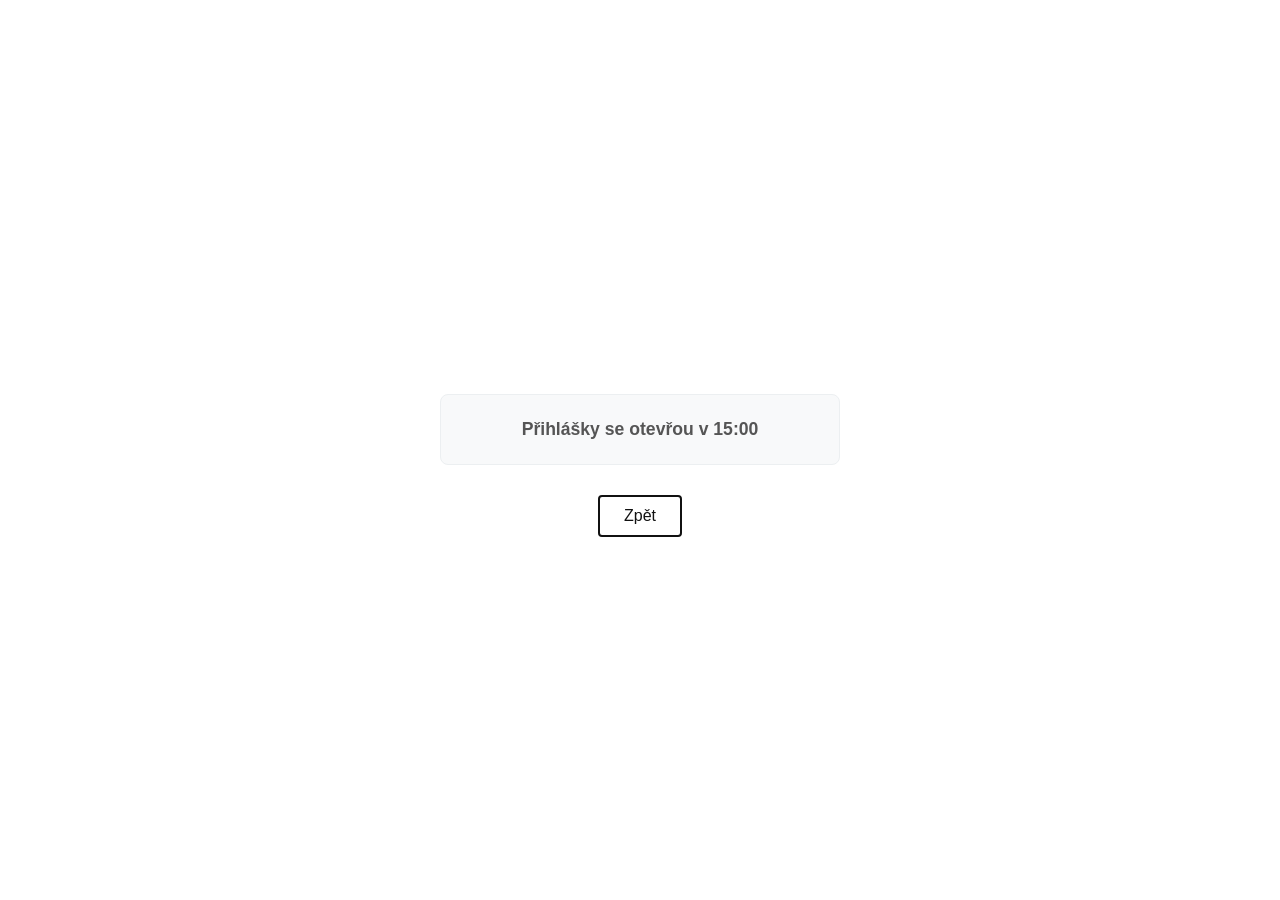
<file: home/prihlasky.html>
<!DOCTYPE html>
<html lang="cs">
<head>
    <meta charset="UTF-8">
    <meta name="viewport" content="width=device-width, initial-scale=1.0">
    <title>Přihlášky | Samet na GPB</title>
    <style>
        :root {
            --primary-color: #111;
            --accent-color: #e63946;
            --text-color: #333;
            --bg-color: #fff;
            --gray-bg: #f8f9fa;
        }
        body {
            font-family: -apple-system, BlinkMacSystemFont, "Segoe UI", Roboto, Helvetica, Arial, sans-serif;
            color: var(--text-color);
            background-color: var(--bg-color);
            margin: 0;
            padding: 0;
            display: flex;
            justify-content: center;
            align-items: center;
            min-height: 100vh;
        }
        .container {
            text-align: center;
            padding: 40px;
            max-width: 400px;
            width: 90%;
        }
        h1 {
            font-size: 2rem;
            margin-bottom: 10px;
            letter-spacing: -0.5px;
            text-transform: uppercase;
        }
        .notice-box {
            background-color: var(--gray-bg);
            border: 1px solid #eceff1;
            padding: 24px;
            border-radius: 8px;
            font-size: 1.1rem;
            font-weight: 600;
            color: #555;
            margin: 30px 0;
        }
        .btn-back {
            display: inline-block;
            text-decoration: none;
            color: var(--primary-color);
            font-weight: 500;
            border: 2px solid var(--primary-color);
            padding: 10px 24px;
            border-radius: 4px;
            transition: all 0.2s ease;
        }
        .btn-back:hover {
            background-color: var(--primary-color);
            color: var(--bg-color);
        }
    </style>
</head>
<body>

    <div class="container">
        
        <div class="notice-box">
            Přihlášky se otevřou v 15:00
        </div>

        <a href="index.html" class="btn-back">Zpět</a>
    </div>

</body>
</html>
</file>
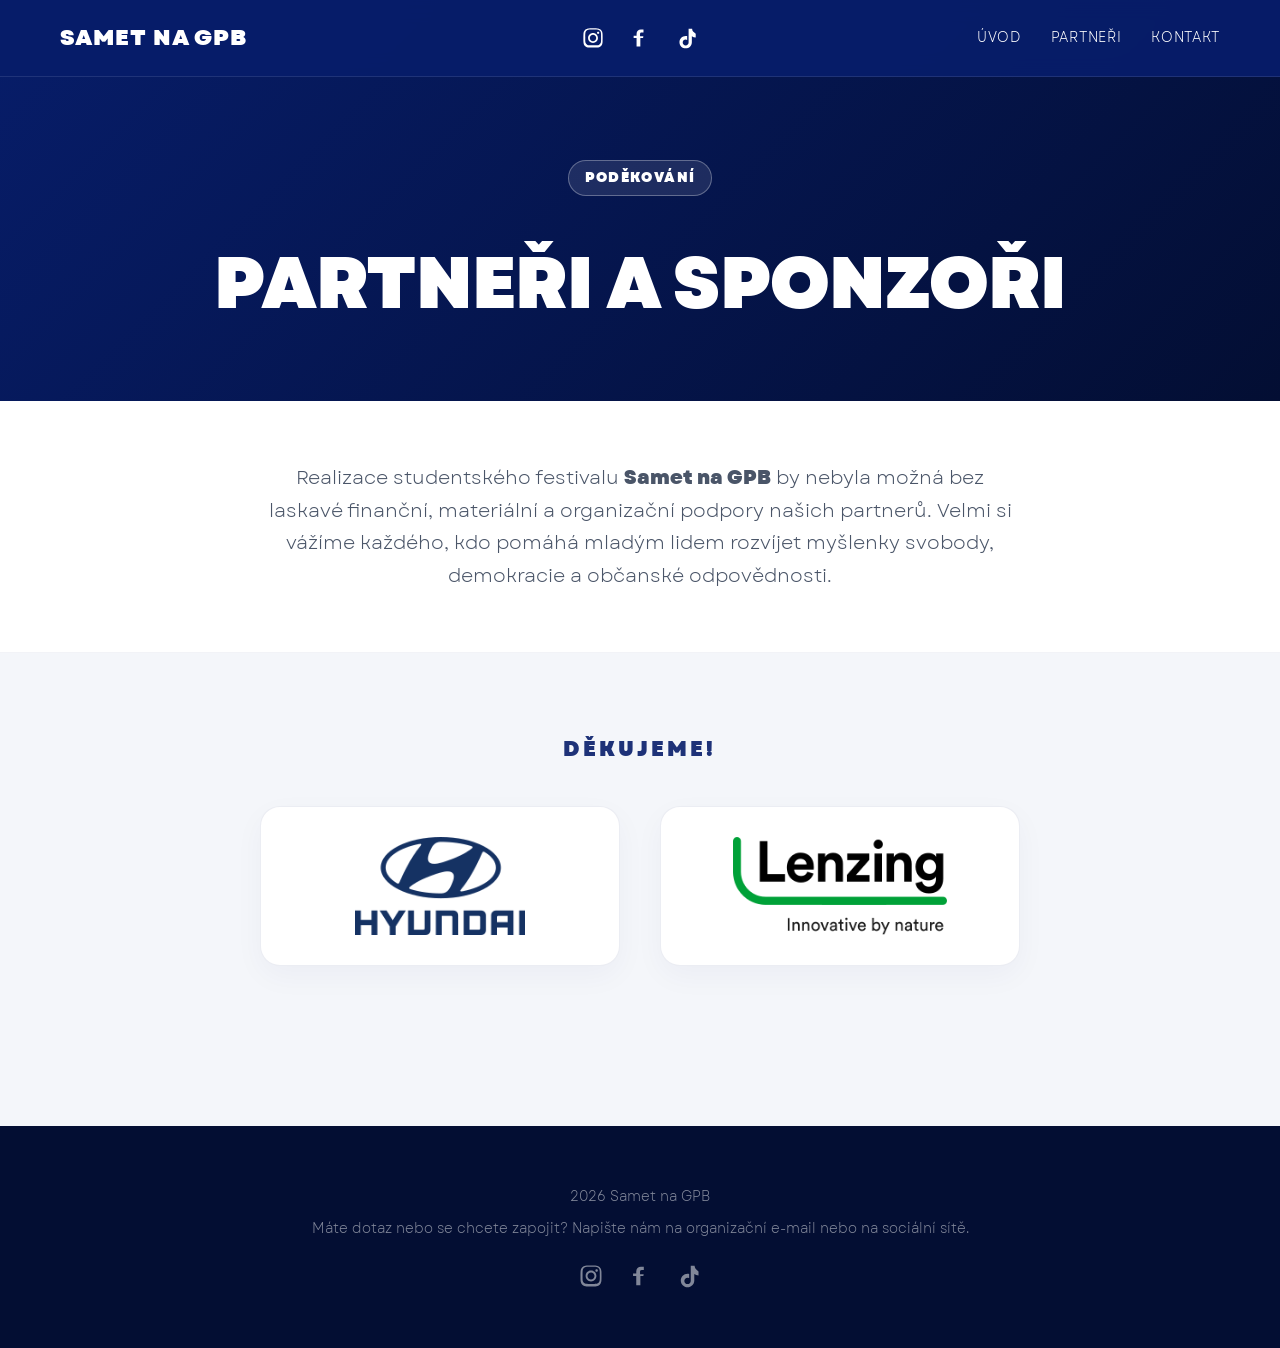
<file: home/sponzori.html>
<!DOCTYPE html>
<html lang="cs">
<head>
    <meta charset="UTF-8">
    <meta name="viewport" content="width=device-width, initial-scale=1.0">
    <title>Sponzoři | Samet na GPB</title>
    <link rel="stylesheet" href="style.css">
    <link rel="icon" href="logo.png" type="image/x-icon">
    
    <style>
        body {
            background-color: var(--light-bg);
        }

        .page-header {
            padding-top: 160px;
            padding-bottom: 60px;
            text-align: center;
            background: linear-gradient(135deg, #071D6A 0%, #030e33 100%);
            color: var(--white);
        }

        .page-header h1 {
            font-weight: 700;
            font-size: clamp(2.5rem, 6vw, 4.5rem);
            text-transform: uppercase;
            letter-spacing: -0.01em;
            margin-top: 10px;
            color: var(--white);
        }

        .thank-you-section {
            background-color: var(--white);
            padding: 60px 20px;
            text-align: center;
            border-bottom: 1px solid rgba(7, 29, 106, 0.05);
        }

        .thank-you-section .section-desc {
            font-size: 1.2rem;
            max-width: 750px;
            margin: 0 auto;
            color: #4a5568;
            line-height: 1.7;
        }

        .sponsors-content {
            padding: 80px 20px;
        }

        .partner-tier {
            margin-bottom: 80px;
            text-align: center;
        }

        .partner-tier h3 {
            font-size: 1.3rem;
            text-transform: uppercase;
            letter-spacing: 0.15em;
            color: var(--primary);
            margin-bottom: 40px;
            font-weight: 700;
            opacity: 0.9;
        }

        .logo-grid {
            display: flex;
            flex-wrap: wrap;
            justify-content: center;
            gap: 40px;
            align-items: center;
        }

        .logo-box {
            background: #ffffff;
            border: 1px solid rgba(7, 29, 106, 0.08);
            border-radius: 20px;
            display: flex;
            align-items: center;
            justify-content: center;
            padding: 30px;
            box-shadow: 0 10px 30px rgba(7, 29, 106, 0.04);
            transition: border-color 0.3s ease, box-shadow 0.3s ease;
        }

        .logo-box:hover {
            border-color: rgba(7, 29, 106, 0.25);
            box-shadow: 0 12px 35px rgba(7, 29, 106, 0.08);
        }

        .logo-box img {
            max-width: 100%;
            max-height: 100%;
            object-fit: contain;
            filter: grayscale(0%) !important;
            opacity: 1 !important;
        }

        .tier-general .logo-box { width: 360px; height: 160px; }
        .tier-main .logo-box { width: 260px; height: 120px; }
        .tier-official .logo-box { width: 190px; height: 95px; }
        
        @media (max-width: 768px) {
            .page-header {
                padding-top: 130px;
                padding-bottom: 40px;
            }
            .logo-grid {
                gap: 20px !important;
                padding: 0 10px !important;
            }
            .tier-general .logo-box,
            .tier-main .logo-box,
            .tier-official .logo-box {
                width: 100% !important;
                max-width: 290px !important;
                height: 120px !important;
                padding: 20px !important;
            }
            .logo-box img {
                max-height: 75px !important;
            }
            .partner-tier {
                margin-bottom: 50px !important;
            }
        }

    </style>
</head>
<body>

    <nav class="navbar">
    <div class="nav-container">
        <a href="index.html" class="logo">SAMET NA GPB</a>
        
        <div class="nav-socials desktop-socials">
            <a href="https://www.instagram.com/sametnagpb" target="_blank" aria-label="Instagram">
                <svg viewBox="0 0 448 512"><path fill="currentColor" d="M224.1 141c-63.6 0-114.9 51.3-114.9 114.9s51.3 114.9 114.9 114.9S339 319.5 339 255.9 287.7 141 224.1 141zm0 189.6c-41.1 0-74.7-33.5-74.7-74.7s33.5-74.7 74.7-74.7 74.7 33.5 74.7 74.7-33.6 74.7-74.7 74.7zm146.4-194.3c0 14.9-12 26.8-26.8 26.8-14.9 0-26.8-12-26.8-26.8s12-26.8 26.8-26.8 26.8 12 26.8 26.8zm76.1 27.2c-1.7-35.9-9.9-67.7-36.2-93.9-26.2-26.2-58-34.4-93.9-36.2-37-2.1-147.9-2.1-184.9 0-35.8 1.7-67.6 9.9-93.9 36.1s-34.4 58-36.2 93.9c-2.1 37-2.1 147.9 0 184.9 1.7 35.9 9.9 67.7 36.2 93.9s58 34.4 93.9 36.2c37 2.1 147.9 2.1 184.9 0 35.9-1.7 67.7-9.9 93.9-36.2 26.2-26.2 34.4-58 36.2-93.9 2.1-37 2.1-147.8 0-184.8zM402.4 374.6c-7.8 19.6-22.9 34.7-42.6 42.6-29.5 11.7-99.5 9-132.1 9s-102.7 2.6-132.1-9c-19.6-7.8-34.7-22.9-42.6-42.6-11.7-29.5-9-99.5-9-132.1s-2.6-102.7 9-132.1c7.8-19.6 22.9-34.7 42.6-42.6 29.5-11.7 99.5-9 132.1-9s102.7-2.6 132.1 9c19.6 7.8 34.7 22.9 42.6 42.6 11.7 29.5 9 99.5 9 132.1s2.7 102.7-9 132.1z"/></svg>
            </a>
            <a href="https://www.facebook.com/people/Samet-na-GPB/61594609262624/" target="_blank" aria-label="Facebook">
                <svg viewBox="0 0 320 512"><path fill="currentColor" d="M80 299.3V256H12v-54.7h68v-40.5c0-67.1 41-103.7 100.8-103.7 28.7 0 53.3 2.1 60.4 3v70h-41.4c-32.5 0-38.9 15.5-38.9 38.1v49.9h77.7L231 256h-63.1v199.3H80z"/></svg>
            </a>
            <a href="https://www.tiktok.com/@sametnagpb" target="_blank" aria-label="TikTok">
                <svg viewBox="0 0 512 512"><path fill="currentColor" d="M412.19 118.66c-22.17-18-36-47-36.21-79.49h-82.68v321.05c0 38-30.73 68.79-68.51 68.79s-68.51-30.75-68.51-68.79c0-38 30.73-68.79 68.51-68.79a67.31 67.31 0 0 1 34.61 9.44V212.06c-11.16-2.52-22.75-3.83-34.61-3.83-79.62 0-144.17 64.67-144.17 144.47s64.55 144.47 144.17 144.47 144.17-64.67 144.17-144.47v-138c25.43 18.38 56.46 29.17 90 30.13v-85.9z"/></svg>
            </a>
        </div>

        <div class="nav-links desktop-menu">
            <a href="index.html">Úvod</a>
            <a href="sponzori.html">Partneři</a>
            <a href="kontakt.html">Kontakt</a>
        </div>

        <button class="menu-toggle" aria-label="Otevřít menu" onclick="toggleMenu()">
            <span></span>
            <span></span>
            <span></span>
        </button>
    </div>

    <div class="mobile-sidebar" id="mobileSidebar">
        <button class="close-toggle" onclick="toggleMenu()">&times;</button>
        
        <div class="sidebar-links">
            <a href="index.html" onclick="toggleMenu()">Úvod</a>
            <a href="sponzori.html" onclick="toggleMenu()">Partneři</a>
            <a href="kontakt.html" onclick="toggleMenu()">Kontakt</a>
        </div>
        
        <div class="sidebar-socials">
            <a href="https://www.instagram.com/sametnagpb" target="_blank">
                <svg viewBox="0 0 448 512"><path fill="currentColor" d="M224.1 141c-63.6 0-114.9 51.3-114.9 114.9s51.3 114.9 114.9 114.9S339 319.5 339 255.9 287.7 141 224.1 141zm0 189.6c-41.1 0-74.7-33.5-74.7-74.7s33.5-74.7 74.7-74.7 74.7 33.5 74.7 74.7-33.6 74.7-74.7 74.7zm146.4-194.3c0 14.9-12 26.8-26.8 26.8-14.9 0-26.8-12-26.8-26.8s12-26.8 26.8-26.8 26.8 12 26.8 26.8zm76.1 27.2c-1.7-35.9-9.9-67.7-36.2-93.9-26.2-26.2-58-34.4-93.9-36.2-37-2.1-147.9-2.1-184.9 0-35.8 1.7-67.6 9.9-93.9 36.1s-34.4 58-36.2 93.9c-2.1 37-2.1 147.9 0 184.9 1.7 35.9 9.9 67.7 36.2 93.9s58 34.4 93.9 36.2c37 2.1 147.9 2.1 184.9 0 35.9-1.7 67.7-9.9 93.9-36.2 26.2-26.2 34.4-58 36.2-93.9 2.1-37 2.1-147.8 0-184.8zM402.4 374.6c-7.8 19.6-22.9 34.7-42.6 42.6-29.5 11.7-99.5 9-132.1 9s-102.7 2.6-132.1-9c-19.6-7.8-34.7-22.9-42.6-42.6-11.7-29.5-9-99.5-9-132.1s-2.6-102.7 9-132.1c7.8-19.6 22.9-34.7 42.6-42.6 29.5-11.7 99.5-9 132.1-9s102.7-2.6 132.1 9c19.6 7.8 34.7 22.9 42.6 42.6 11.7 29.5 9 99.5 9 132.1s2.7 102.7-9 132.1z"/></svg>
            </a>
            <a href="https://www.facebook.com/people/Samet-na-GPB/61594609262624/" target="_blank">
                <svg viewBox="0 0 320 512"><path fill="currentColor" d="M80 299.3V256H12v-54.7h68v-40.5c0-67.1 41-103.7 100.8-103.7 28.7 0 53.3 2.1 60.4 3v70h-41.4c-32.5 0-38.9 15.5-38.9 38.1v49.9h77.7L231 256h-63.1v199.3H80z"/></svg>
            </a>
            <a href="https://www.tiktok.com/@sametnagpb" target="_blank">
                <svg viewBox="0 0 512 512"><path fill="currentColor" d="M412.19 118.66c-22.17-18-36-47-36.21-79.49h-82.68v321.05c0 38-30.73 68.79-68.51 68.79s-68.51-30.75-68.51-68.79c0-38 30.73-68.79 68.51-68.79a67.31 67.31 0 0 1 34.61 9.44V212.06c-11.16-2.52-22.75-3.83-34.61-3.83-79.62 0-144.17 64.67-144.17 144.47s64.55 144.47 144.17 144.47 144.17-64.67 144.17-144.47v-138c25.43 18.38 56.46 29.17 90 30.13v-85.9z"/></svg>
            </a>
        </div>
    </div>
    
    <div class="sidebar-overlay" id="sidebarOverlay" onclick="toggleMenu()"></div>
</nav>



    <header class="page-header">
        <div class="container">
            <span class="badge">Poděkování</span>
            <h1>Partneři a Sponzoři</h1>
        </div>
    </header>

    <section class="thank-you-section">
        <div class="container">
            <p class="section-desc">Realizace studentského festivalu <strong>Samet na GPB</strong> by nebyla možná bez laskavé finanční, materiální a organizační podpory našich partnerů. Velmi si vážíme každého, kdo pomáhá mladým lidem rozvíjet myšlenky svobody, demokracie a občanské odpovědnosti.</p>
        </div>
    </section>

    <main class="sponsors-content">
        <div class="container">
            
            <div class="partner-tier tier-general">
                <h3>Děkujeme!</h3>
                <div class="logo-grid">
                    <div class="logo-box">
                        <img src="partneri/hyundai1.png" alt="Hyundai">
                    </div>
                    <div class="logo-box">
                        <img src="partneri/Logo-lenzing.png" alt="Lenzing">
                    </div>
                </div>
            </div>

        </div>
    </main>


<footer id="kontakt">
        <div class="container">
            <p>2026 Samet na GPB</p>
            <p>Máte dotaz nebo se chcete zapojit? Napište nám na organizační e-mail nebo na sociální sítě.</p>
            
            <div class="footer-socials">
                <a href="https://www.instagram.com/sametnagpb" target="_blank" aria-label="Instagram">
                    <svg xmlns="http://w3.org" viewBox="0 0 448 512"><path fill="currentColor" d="M224.1 141c-63.6 0-114.9 51.3-114.9 114.9s51.3 114.9 114.9 114.9S339 319.5 339 255.9 287.7 141 224.1 141zm0 189.6c-41.1 0-74.7-33.5-74.7-74.7s33.5-74.7 74.7-74.7 74.7 33.5 74.7 74.7-33.6 74.7-74.7 74.7zm146.4-194.3c0 14.9-12 26.8-26.8 26.8-14.9 0-26.8-12-26.8-26.8s12-26.8 26.8-26.8 26.8 12 26.8 26.8zm76.1 27.2c-1.7-35.9-9.9-67.7-36.2-93.9-26.2-26.2-58-34.4-93.9-36.2-37-2.1-147.9-2.1-184.9 0-35.8 1.7-67.6 9.9-93.9 36.1s-34.4 58-36.2 93.9c-2.1 37-2.1 147.9 0 184.9 1.7 35.9 9.9 67.7 36.2 93.9s58 34.4 93.9 36.2c37 2.1 147.9 2.1 184.9 0 35.9-1.7 67.7-9.9 93.9-36.2 26.2-26.2 34.4-58 36.2-93.9 2.1-37 2.1-147.8 0-184.8zM402.4 374.6c-7.8 19.6-22.9 34.7-42.6 42.6-29.5 11.7-99.5 9-132.1 9s-102.7 2.6-132.1-9c-19.6-7.8-34.7-22.9-42.6-42.6-11.7-29.5-9-99.5-9-132.1s-2.6-102.7 9-132.1c7.8-19.6 22.9-34.7 42.6-42.6 29.5-11.7 99.5-9 132.1-9s102.7-2.6 132.1 9c19.6 7.8 34.7 22.9 42.6 42.6 11.7 29.5 9 99.5 9 132.1s2.7 102.7-9 132.1z"/></svg>
                </a>
                <a href="https://www.facebook.com/people/Samet-na-GPB/61594609262624/" target="_blank" aria-label="Facebook">
                    <svg xmlns="http://w3.org" viewBox="0 0 320 512"><path fill="currentColor" d="M80 299.3V256H12v-54.7h68v-40.5c0-67.1 41-103.7 100.8-103.7 28.7 0 53.3 2.1 60.4 3v70h-41.4c-32.5 0-38.9 15.5-38.9 38.1v49.9h77.7L231 256h-63.1v199.3H80z"/></svg>
                </a>
                <a href="https://www.tiktok.com/@sametnagpb" target="_blank" aria-label="TikTok">
                    <svg xmlns="http://w3.org" viewBox="0 0 512 512"><path fill="currentColor" d="M412.19 118.66c-22.17-18-36-47-36.21-79.49h-82.68v321.05c0 38-30.73 68.79-68.51 68.79s-68.51-30.75-68.51-68.79c0-38 30.73-68.79 68.51-68.79a67.31 67.31 0 0 1 34.61 9.44V212.06c-11.16-2.52-22.75-3.83-34.61-3.83-79.62 0-144.17 64.67-144.17 144.47s64.55 144.47 144.17 144.47 144.17-64.67 144.17-144.47v-138c25.43 18.38 56.46 29.17 90 30.13v-85.9z"/></svg>
                </a>
            </div>
        </div>
    </footer>
    
    <script>
        function toggleMenu() {
            const sidebar = document.getElementById('mobileSidebar');
            const overlay = document.getElementById('sidebarOverlay');
            
            sidebar.classList.toggle('active');
            overlay.classList.toggle('active');
        }
    </script>

</body>
</html>
</file>
<file: home/style.css>
@font-face {
    font-family: 'Garet';
    src: url('fonts/Garet-Book.ttf') format('truetype');
    font-weight: 400;
    font-style: normal;
}

@font-face {
    font-family: 'Garet';
    src: url('fonts/Garet-Heavy.ttf') format('truetype');
    font-weight: 700;
    font-style: normal;
}

:root {
    --primary: #071D6A;
    --white: #ffffff;
    --light-bg: #f4f6fa;
    --text-dark: #071D6A; 
    --transition: all 0.3s cubic-bezier(0.25, 0.8, 0.25, 1);
}

* {
    margin: 0;
    padding: 0;
    box-sizing: border-box;
}

html {
    scroll-behavior: smooth;
}

body {
    font-family: 'Garet', 'Space Grotesk', sans-serif;
    color: #1a1a1a;
    background-color: var(--white);
    line-height: 1.6;
}

.navbar {
    position: fixed;
    top: 0;
    left: 0;
    width: 100%;
    background: rgba(7, 29, 106, 0.95);
    backdrop-filter: blur(10px);
    z-index: 100;
    padding: 20px 0;
    border-bottom: 1px solid rgba(255, 255, 255, 0.1);
}

.nav-container {
    max-width: 1200px;
    margin: 0 auto;
    padding: 0 20px;
    display: flex;
    justify-content: space-between;
    align-items: center;
    position: relative;
}

.logo {
    font-weight: 700;
    font-size: 1.4rem;
    color: var(--white) !important;
    text-decoration: none;
    letter-spacing: 0.05em;
}

.nav-socials {
    display: flex !important;
    gap: 25px;
    position: absolute;
    left: 50%;
    transform: translateX(-50%);
    z-index: 105;
}

.nav-socials a {
    color: #ffffff !important;
    text-decoration: none;
    display: inline-block;
    transition: var(--transition);
}

.nav-socials a svg {
    width: 22px;
    height: 22px;
    display: block;
}

.nav-socials a:hover {
    transform: scale(1.2);
    opacity: 0.8;
}

.nav-socials a svg, 
.sidebar-socials a svg {
    width: 22px !important;
    height: 22px !important;
    display: block;
}

.menu-toggle, .mobile-sidebar, .sidebar-overlay {
    display: none;
}


.nav-links {
    display: flex;
}

.nav-links a {
    color: var(--white);
    text-decoration: none;
    margin-left: 30px;
    font-size: 0.85rem;
    font-weight: 400;
    text-transform: uppercase;
    letter-spacing: 0.05em;
    transition: opacity 0.3s;
}

.nav-links a:hover {
    opacity: 0.7;
}

.hero {
    min-height: 100vh;
    display: flex;
    align-items: center;
    justify-content: center;
    text-align: center;
    color: var(--white);
    padding: 120px 20px 40px 20px;
    position: relative;
    overflow: hidden;
}

.hero-bg-slideshow {
    position: absolute;
    top: 0;
    left: 0;
    width: 100%;
    height: 100%;
    z-index: 1;
}

.hero-bg-slideshow::after {
    content: '';
    position: absolute;
    top: 0;
    left: 0;
    width: 100%;
    height: 100%;
    background: linear-gradient(135deg, rgba(7, 29, 106, 0.4) 0%, rgba(3, 14, 51, 0.5) 100%);
    z-index: 2;
}

.slide {
    position: absolute;
    top: 0;
    left: 0;
    width: 100%;
    height: 100%;
    background-size: cover;
    background-position: center;
    opacity: 0;
    z-index: 1;
    animation: imageFadeZoom 25s infinite linear;
}

.slide:nth-child(1) { animation-delay: 0s; }
.slide:nth-child(2) { animation-delay: 5s; }
.slide:nth-child(3) { animation-delay: 10s; }
.slide:nth-child(4) { animation-delay: 15s; }
.slide:nth-child(5) { animation-delay: 20s; }

@keyframes imageFadeZoom {
    0% {
        opacity: 0;
        transform: scale(1);
    }
    4% {
        opacity: 1;
    }
    20% {
        opacity: 1;
    }
    24% {
        opacity: 0;
        transform: scale(1.08);
    }
    100% {
        opacity: 0;
    }
}

.hero-content {
    max-width: 900px;
    position: relative;
    z-index: 3;
}

.hero h1 {
    font-weight: 700;
    font-size: clamp(3.2rem, 11vw, 7.5rem);
    line-height: 1.05;
    text-transform: uppercase;
    margin-bottom: 30px;
    letter-spacing: -0.01em;
}

.hero-subtitle {
    font-size: clamp(1rem, 2.5vw, 1.3rem);
    margin-bottom: 40px;
    color: rgba(255, 255, 255, 0.8);
    font-weight: 400;
}

.btn {
    display: inline-block;
    padding: 16px 36px;
    background: var(--white);
    color: var(--primary);
    text-decoration: none;
    font-weight: 700;
    text-transform: uppercase;
    font-size: 0.85rem;
    letter-spacing: 0.05em;
    border-radius: 50px;
    transition: var(--transition);
}

.btn:hover {
    transform: translateY(-3px);
    box-shadow: 0 10px 25px rgba(0,0,0,0.25);
}

.section {
    padding: 100px 20px;
}

.container {
    max-width: 1100px;
    margin: 0 auto;
}

.section h2 {
    font-weight: 700;
    font-size: clamp(2.3rem, 6vw, 4rem);
    text-transform: uppercase;
    margin-bottom: 50px;
    color: var(--primary);
    line-height: 1.1;
}

.dark-section h2 {
    color: var(--white);
}

.dark-section {
    background-color: var(--primary);
    color: var(--white);
}

.grid-2 {
    display: grid;
    grid-template-columns: repeat(auto-fit, minmax(300px, 1fr));
    gap: 30px;
}

.card {
    background: var(--light-bg);
    padding: 40px;
    border-radius: 24px;
    transition: var(--transition);
    border: 1px solid rgba(7, 29, 106, 0.05);
    text-align: left;
}

.card:hover {
    transform: translateY(-5px);
    background: #ebeef5;
    box-shadow: 0 10px 30px rgba(7, 29, 106, 0.05);
}

.card h3 {
    font-size: 1.4rem;
    font-weight: 700;
    margin-bottom: 15px;
    color: var(--primary);
}

.timeline {
    position: relative;
    border-left: 2px solid rgba(255,255,255,0.15);
    padding-left: 30px;
    margin-left: 10px;
}

.timeline-item {
    position: relative;
    margin-bottom: 40px;
}

.timeline-item::before {
    content: '';
    position: absolute;
    width: 12px;
    height: 12px;
    background: var(--white);
    border-radius: 50%;
    left: -37px;
    top: 8px;
}

.time {
    font-weight: 700;
    font-size: 1rem;
    color: rgba(255, 255, 255, 0.6);
    margin-bottom: 5px;
}

.timeline-content h3 {
    font-size: 1.3rem;
    font-weight: 700;
    color: var(--white);
    margin-bottom: 5px;
}

.timeline-content p {
    color: rgba(255, 255, 255, 0.8);
}

footer {
    background: #030e33;
    color: rgba(255, 255, 255, 0.5);
    padding: 60px 20px;
    text-align: center;
    font-size: 0.85rem;
}

footer p {
    margin-bottom: 10px;
}

.badge {
    display: inline-block;
    padding: 6px 16px;
    background: rgba(255, 255, 255, 0.1);
    border: 1px solid rgba(255, 255, 255, 0.3);
    border-radius: 50px;
    font-size: 0.85rem;
    font-weight: 700;
    text-transform: uppercase;
    letter-spacing: 0.1em;
    margin-bottom: 20px;
}

.coming-soon-box {
    margin-top: 40px;
    display: inline-block;
    padding: 20px 40px;
    background: rgba(255, 255, 255, 0.05);
    border-radius: 16px;
    border: 1px dashed rgba(255, 255, 255, 0.2);
}

.coming-soon-box p {
    font-weight: 400;
    color: #ffffff;
    margin-bottom: 0;
    font-size: 1rem;
    letter-spacing: 0.02em;
}

.info-section {
    background-color: var(--white);
    text-align: center;
}

.section-desc {
    font-size: 1.2rem;
    max-width: 700px;
    margin: 0 auto 50px auto;
    color: #4a5568;
}

.info-section h2 {
    text-align: center;
}

@media (max-width: 768px) {
    .desktop-menu, .desktop-socials {
        display: none !important;
    }

    .menu-toggle {
        display: flex;
        flex-direction: column;
        justify-content: space-between;
        width: 26px;
        height: 18px;
        background: transparent;
        border: none;
        cursor: pointer;
        z-index: 110;
        padding: 0;
    }

    .menu-toggle span {
        width: 100%;
        height: 2px;
        background-color: var(--white);
        transition: var(--transition);
        border-radius: 2px;
    }

    .mobile-sidebar {
    display: flex;
    flex-direction: column;
    position: fixed;
    top: 0;
    right: -280px;
    width: 280px;
    height: 100vh;
    height: 100dvh; 
    background: #030e33; 
    z-index: 200;
    padding: 40px 30px calc(40px + env(safe-area-inset-bottom, 20px)) 30px;
    box-shadow: -5px 0 25px rgba(0,0,0,0.3);
    transition: right 0.4s cubic-bezier(0.25, 0.8, 0.25, 1);
}

    .mobile-sidebar.active {
        right: 0;
    }

    .close-toggle {
        background: transparent;
        border: none;
        color: var(--white);
        font-size: 2rem;
        align-self: flex-end;
        cursor: pointer;
        line-height: 1;
        margin-bottom: 30px;
    }

    .sidebar-links {
        display: flex;
        flex-direction: column;
        gap: 25px;
        text-align: left;
    }

    .sidebar-links a {
        color: var(--white);
        text-decoration: none;
        font-size: 1.1rem;
        font-weight: 700;
        text-transform: uppercase;
        letter-spacing: 0.05em;
        transition: opacity 0.2s;
    }

    .sidebar-links a:hover {
        opacity: 0.7;
    }

    .sidebar-socials {
        margin-top: auto; 
        display: flex;
        gap: 25px;
        justify-content: center;
        border-top: 1px solid rgba(255,255,255,0.1);
        padding-top: 25px;
    }

    .sidebar-socials a {
        color: var(--white) !important;
        transition: var(--transition);
    }

    .sidebar-overlay {
        position: fixed;
        top: 0;
        left: 0;
        width: 100vw;
        height: 100vh;
        background: rgba(0, 0, 0, 0.5);
        backdrop-filter: blur(4px);
        z-index: 150;
        opacity: 0;
        pointer-events: none;
        transition: opacity 0.4s ease;
    }

    .sidebar-overlay.active {
        display: block;
        opacity: 1;
        pointer-events: auto;
    }

    .logo {
        font-size: 1.1rem;
    }

    .section {
        padding: 70px 20px;
    }

    .card {
        padding: 24px 20px !important;
    }

    .email-box {
        flex-direction: column !important;
        gap: 6px !important;
        align-items: flex-start !important;
        padding: 12px 15px !important;
        width: 100% !important;
        box-sizing: border-box !important;
    }

    .email-text {
        font-size: 0.9rem !important;
        word-break: break-all !important;
    }

    .copy-hint {
        font-size: 0.7rem !important;
        opacity: 0.7;
    }

    .dark-section .container > div {
        flex-direction: column !important;
        gap: 15px !important;
        align-items: center !important;
    }
    
    .dark-section .btn {
        width: 100% !important;
        max-width: 280px !important;
        text-align: center !important;
    }
}

.footer-socials {
    display: flex;
    justify-content: center;
    gap: 25px;
    margin-top: 25px;
}

.footer-socials a {
    color: rgba(255, 255, 255, 0.5);
    text-decoration: none;
    display: inline-block;
    transition: var(--transition);
}

.footer-socials a svg {
    width: 24px;
    height: 24px;
    display: block;
}

.footer-socials a:hover {
    color: #ffffff !important;
    transform: translateY(-3px);
}

.team-container {
    max-width: 800px;
    margin: 40px auto 0 auto;
}

.team-card {
    background: rgba(255, 255, 255, 0.05);
    border: 1px solid rgba(255, 255, 255, 0.1);
    border-radius: 24px;
    padding: 30px;
    display: flex;
    gap: 35px;
    align-items: center;
    text-align: left;
    transition: var(--transition);
}

.team-card:hover {
    transform: translateY(-5px);
    background: rgba(255, 255, 255, 0.08);
    border-color: rgba(255, 255, 255, 0.2);
}

.team-img-box {
    flex-shrink: 0;
    width: 180px;
    height: 180px;
    border-radius: 20px;
    overflow: hidden;
    box-shadow: 0 10px 25px rgba(0, 0, 0, 0.3);
}

.team-img {
    width: 100%;
    height: 100%;
    object-fit: cover;
}

.team-info {
    flex-grow: 1;
}

.team-role {
    display: inline-block;
    font-size: 0.75rem;
    font-weight: 700;
    text-transform: uppercase;
    letter-spacing: 0.1em;
    color: rgba(255, 255, 255, 0.6);
    margin-bottom: 8px;
}

.team-info h3 {
    font-size: 1.6rem;
    font-weight: 700;
    color: var(--white);
    margin-bottom: 12px;
}

.team-desc {
    color: rgba(255, 255, 255, 0.8);
    font-size: 0.95rem;
    line-height: 1.6;
}

@media (max-width: 600px) {
    .team-card {
        flex-direction: column;
        text-align: center;
        padding: 30px 20px;
    }
    
    .team-img-box {
        width: 150px;
        height: 150px;
    }
}

.samet-schedule-board {
    margin: 40px auto;
    background: #ffffff;
    border: 1px solid #e4e7eb;
    border-radius: 12px;
    padding: 24px;
    box-shadow: 0 4px 20px rgba(7, 29, 106, 0.04);
    overflow-x: auto;
}

.samet-timeline-header {
    display: flex;
    position: relative;
    border-bottom: 2px solid #e4e7eb;
    padding-bottom: 16px;
    margin-bottom: 24px;
    min-width: 950px;
}

.corner-brand-label {
    width: 220px;
    font-weight: 700;
    color: var(--primary);
    font-size: 1.1rem;
    text-align: left;
}

.hour-grid-mark {
    position: absolute;
    font-weight: 700;
    font-size: 0.95rem;
    color: #1a1a1a;
    transform: translateX(-50%);
    left: calc(220px + (100% - 220px) * (var(--h-idx) / 6.5)); 
}

.samet-schedule-body {
    min-width: 950px;
    display: flex;
    flex-direction: column;
    gap: 35px;
}

.samet-row {
    display: flex;
    align-items: flex-start;
    position: relative;
    min-height: 75px;
}

.room-vertical-title {
    width: 220px;
    font-weight: 700;
    font-size: 1.6rem;
    text-transform: uppercase;
    letter-spacing: 0.05em;
    padding-right: 25px;
    line-height: 1.1;
    flex-shrink: 0;
}

.color-kotelna { color: #0026e6; }
.color-pradelna { color: #d93838; }
.color-doprovodne { color: #610b2b; font-size: 1.15rem; }

.room-events-track {
    position: relative;
    flex-grow: 1;
    min-height: 65px;
    background-image: 
        linear-gradient(to right, #e4e7eb 1px, transparent 1px), /* 13:30 */
        linear-gradient(to right, transparent calc((0.5 / 6.5) * 100%), #e4e7eb calc((0.5 / 6.5) * 100%), #e4e7eb calc((0.5 / 6.5) * 100 + 1px), transparent calc((0.5 / 6.5) * 100 + 1px)), /* 14:00 */
        linear-gradient(to right, transparent calc((1.5 / 6.5) * 100%), #e4e7eb calc((1.5 / 6.5) * 100%), #e4e7eb calc((1.5 / 6.5) * 100 + 1px), transparent calc((1.5 / 6.5) * 100 + 1px)), /* 15:00 */
        linear-gradient(to right, transparent calc((2.5 / 6.5) * 100%), #e4e7eb calc((2.5 / 6.5) * 100%), #e4e7eb calc((2.5 / 6.5) * 100 + 1px), transparent calc((2.5 / 6.5) * 100 + 1px)), /* 16:00 */
        linear-gradient(to right, transparent calc((3.5 / 6.5) * 100%), #e4e7eb calc((3.5 / 6.5) * 100%), #e4e7eb calc((3.5 / 6.5) * 100 + 1px), transparent calc((3.5 / 6.5) * 100 + 1px)), /* 17:00 */
        linear-gradient(to right, transparent calc((4.5 / 6.5) * 100%), #e4e7eb calc((4.5 / 6.5) * 100%), #e4e7eb calc((4.5 / 6.5) * 100 + 1px), transparent calc((4.5 / 6.5) * 100 + 1px)), /* 18:00 */
        linear-gradient(to right, transparent calc((5.5 / 6.5) * 100%), #e4e7eb calc((5.5 / 6.5) * 100%), #e4e7eb calc((5.5 / 6.5) * 100 + 1px), transparent calc((5.5 / 6.5) * 100 + 1px)), /* 19:00 */
        linear-gradient(to right, transparent calc((6.5 / 6.5) * 100% - 1px), #e4e7eb calc((6.5 / 6.5) * 100% - 1px)); /* 20:00 */
    background-size: 100% 100%;
}

.doprovodne-vertical-list {
    display: flex;
    flex-direction: column;
    gap: 6px;
    background-image: none !important;
}

.samet-event-node {
    position: absolute;
    padding: 8px 14px;
    border-radius: 4px;
    color: #ffffff;
    cursor: pointer;
    transition: transform 0.2s ease, box-shadow 0.2s ease;
    text-align: left;
}

.samet-event-node:hover {
    transform: scale(1.015);
    box-shadow: 0 5px 15px rgba(0,0,0,0.12);
    z-index: 10;
}

.room-kotelna {
    background-color: #0026e6;
    border-top: 4px solid #001999;
}

.room-pradelna {
    background-color: #d93838;
    border-top: 4px solid #ab2626;
}

.room-doprovodnprogramy {
    position: relative !important;
    left: 0 !important;
    width: 100% !important;
    background: transparent !important;
    border-bottom: 2px solid #610b2b;
    border-radius: 0;
    padding: 4px 0 8px 0;
    display: flex;
    flex-direction: column;
}

.room-doprovodnprogramy .node-time-stamp {
    color: #d93838;
    font-weight: 700;
}

.room-doprovodnprogramy .node-title-text {
    color: #1a1a1a;
    font-weight: 700;
}

.node-time-stamp {
    font-size: 0.75rem;
    font-weight: 700;
    margin-bottom: 2px;
    opacity: 0.95;
}

.node-title-text {
    font-size: 0.8rem !important;
    font-weight: 700;
    text-transform: uppercase;
    white-space: nowrap;
    overflow: hidden;
    text-overflow: ellipsis;
}

.samet-popup-bubble {
    position: absolute;
    width: 290px;
    background: #ffffff;
    color: #1a1a1a;
    padding: 18px;
    border-radius: 8px;
    box-shadow: 0 10px 30px rgba(3, 14, 51, 0.18);
    border: 1px solid #e4e7eb;
    z-index: 999;
    animation: bubblePop 0.15s ease-out;
}

.popup-bubble-close {
    position: absolute;
    top: 8px;
    right: 12px;
    font-size: 1.3rem;
    cursor: pointer;
    color: #a0aec0;
    line-height: 1;
}
.popup-bubble-close:hover { color: #1a1a1a; }

.popup-bubble-time {
    font-size: 0.8rem;
    font-weight: 700;
    color: #718096;
    margin-bottom: 4px;
}

.popup-bubble-title {
    font-size: 1.1rem;
    font-weight: 700;
    margin-bottom: 8px;
    line-height: 1.25;
}

.popup-bubble-desc {
    font-size: 0.9rem;
    color: #4a5568;
    line-height: 1.45;
}

@keyframes bubblePop {
    from { opacity: 0; transform: scale(0.96); }
    to { opacity: 1; transform: scale(1); }
}

@media (max-width: 768px) {
    .samet-schedule-board {
        padding: 12px;
    }
}

.samet-event-node {
    position: absolute;
    cursor: pointer;
    transition: transform 0.2s ease;
    text-align: left;
    background: transparent !important;
    box-shadow: none !important;
    padding: 0 !important;
    overflow: visible !important;
}

.samet-event-node:hover {
    transform: translateY(2px);
}

.node-top-bar {
    height: 14px;
    border-radius: 7px;
    width: 100%;
    margin-bottom: 8px;
}

.node-text-container {
    padding-left: 4px;
    box-sizing: border-box;
    display: block;
    overflow: hidden;
}

.node-time-stamp {
    font-size: 0.8rem;
    font-weight: 400;
    margin-bottom: 3px;
    white-space: nowrap;
}

.node-title-text {
    font-size: 0.9rem;
    font-weight: 700;
    text-transform: uppercase;
    line-height: 1.2;
    margin-bottom: 1px;
    
    white-space: nowrap;
    overflow: hidden;
    text-overflow: ellipsis;
    width: 100%;
}

.node-subtitle-text {
    font-size: 0.85rem;
    font-weight: 400;
    line-height: 1.2;
    
    white-space: nowrap;
    overflow: hidden;
    text-overflow: ellipsis;
    width: 100%;
}

.room-doprovodnprogramy {
    position: relative !important;
    left: 0 !important;
    width: 100% !important;
    background: transparent !important;
    border-bottom: 1px solid #610b2b !important;
    border-radius: 0 !important;
    padding: 6px 0 10px 0 !important;
    display: flex !important;
    flex-direction: column !important;
}

.room-doprovodnprogramy .node-time-stamp {
    color: #d93838 !important;
    font-weight: 700;
}

.room-doprovodnprogramy .node-title-text {
    color: #1a1a1a !important;
    font-weight: 700;
}
</file>
